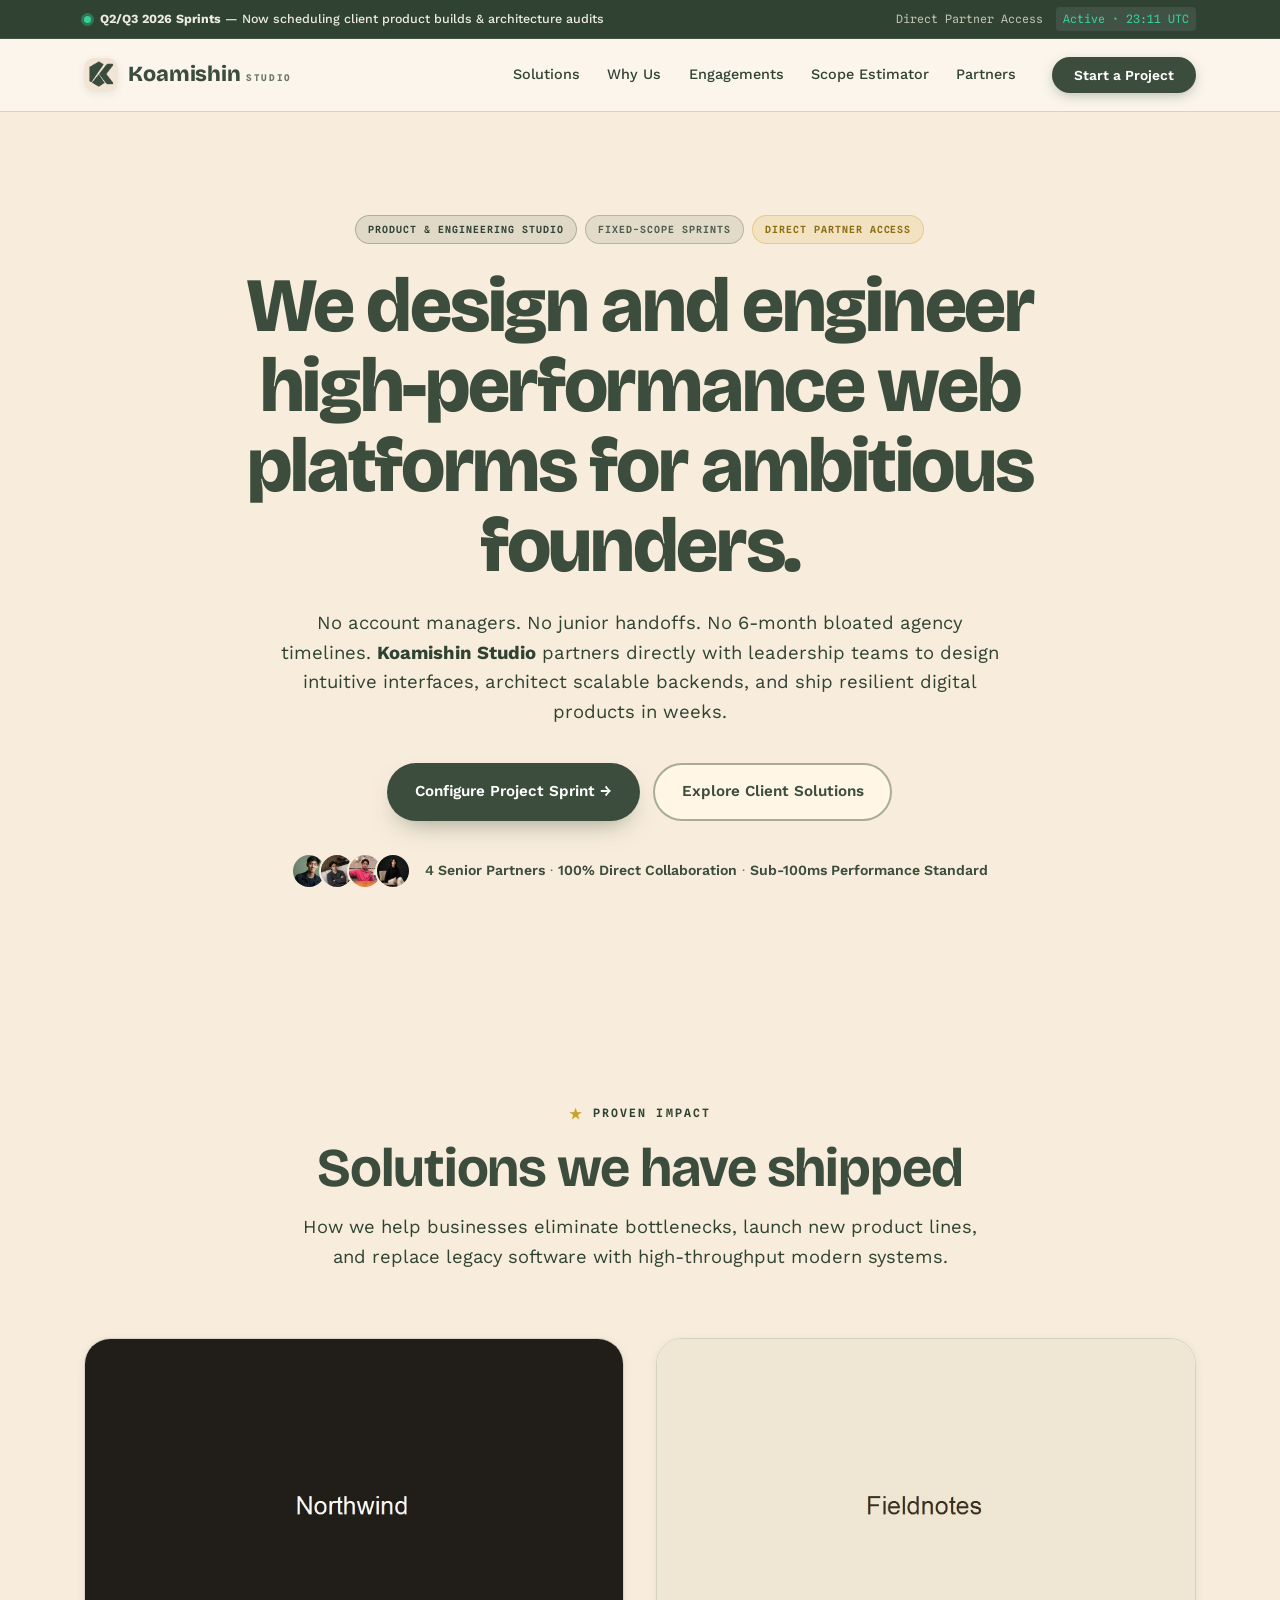
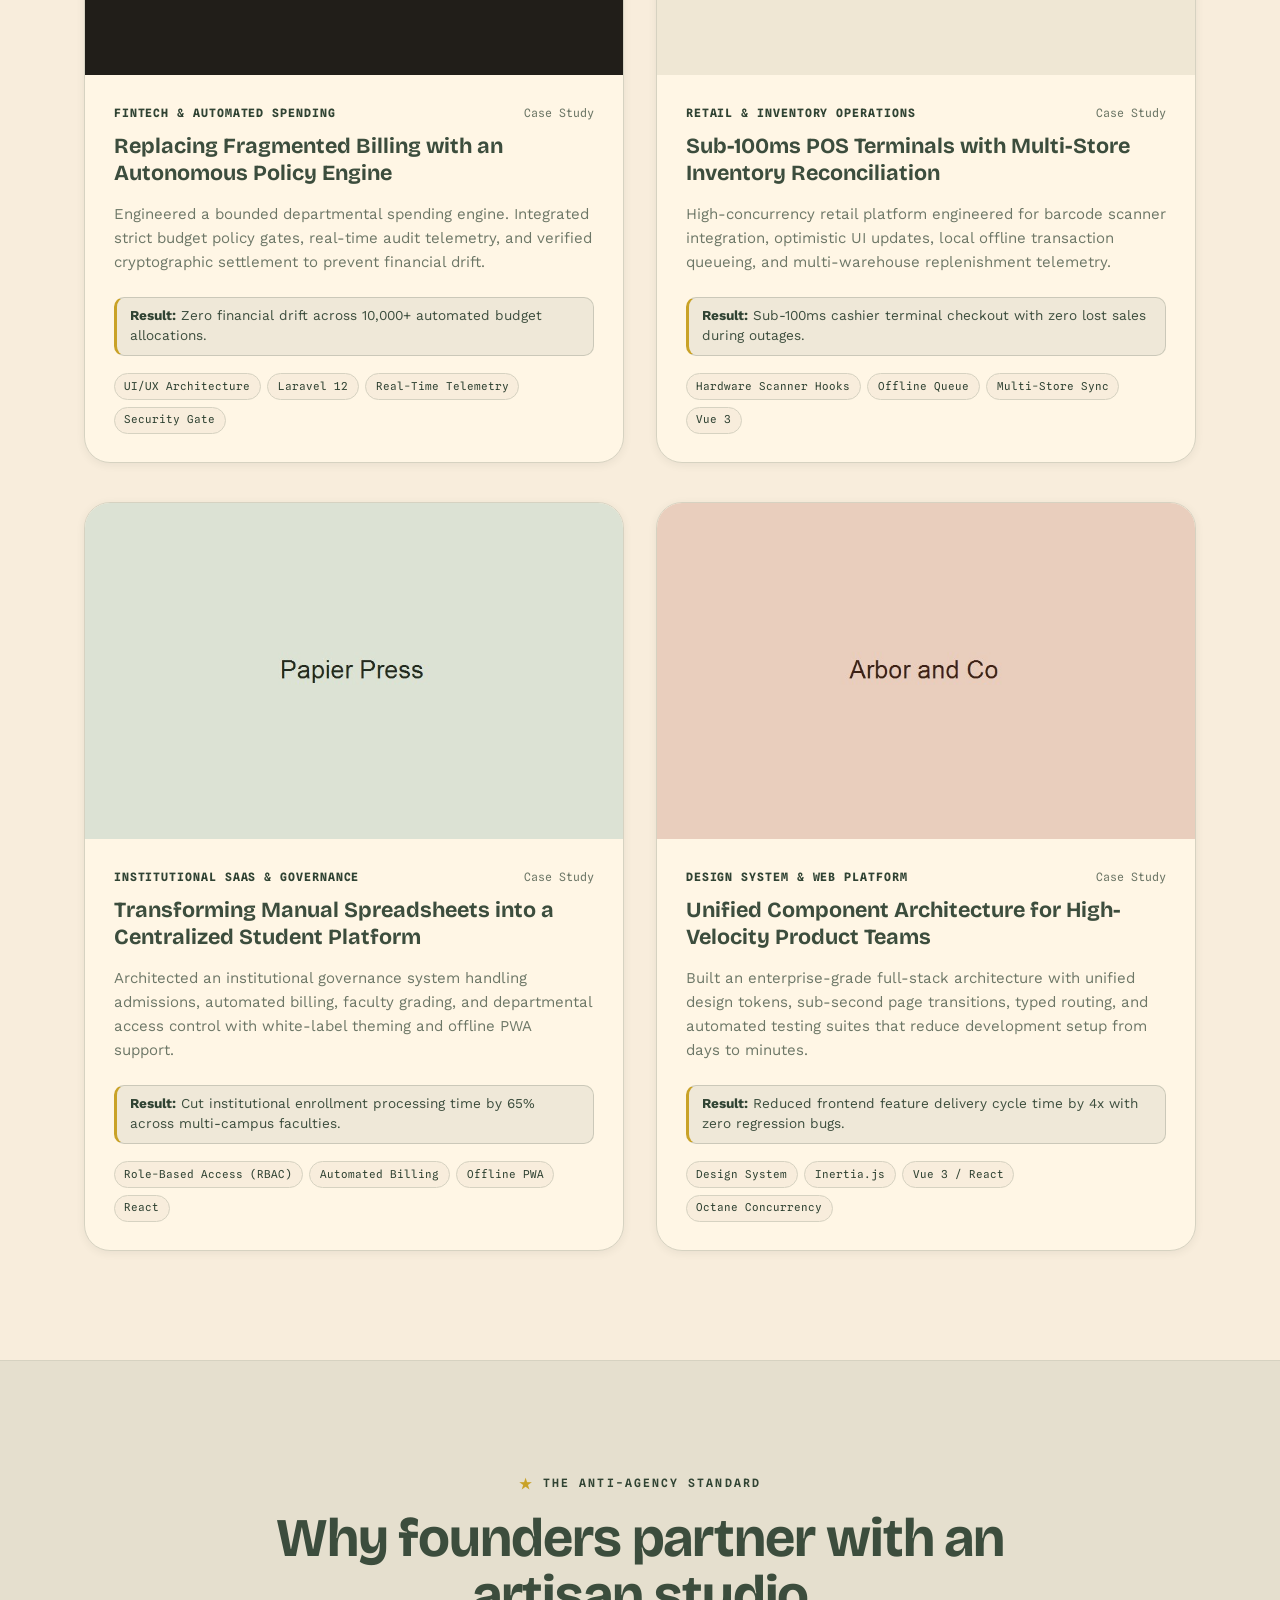
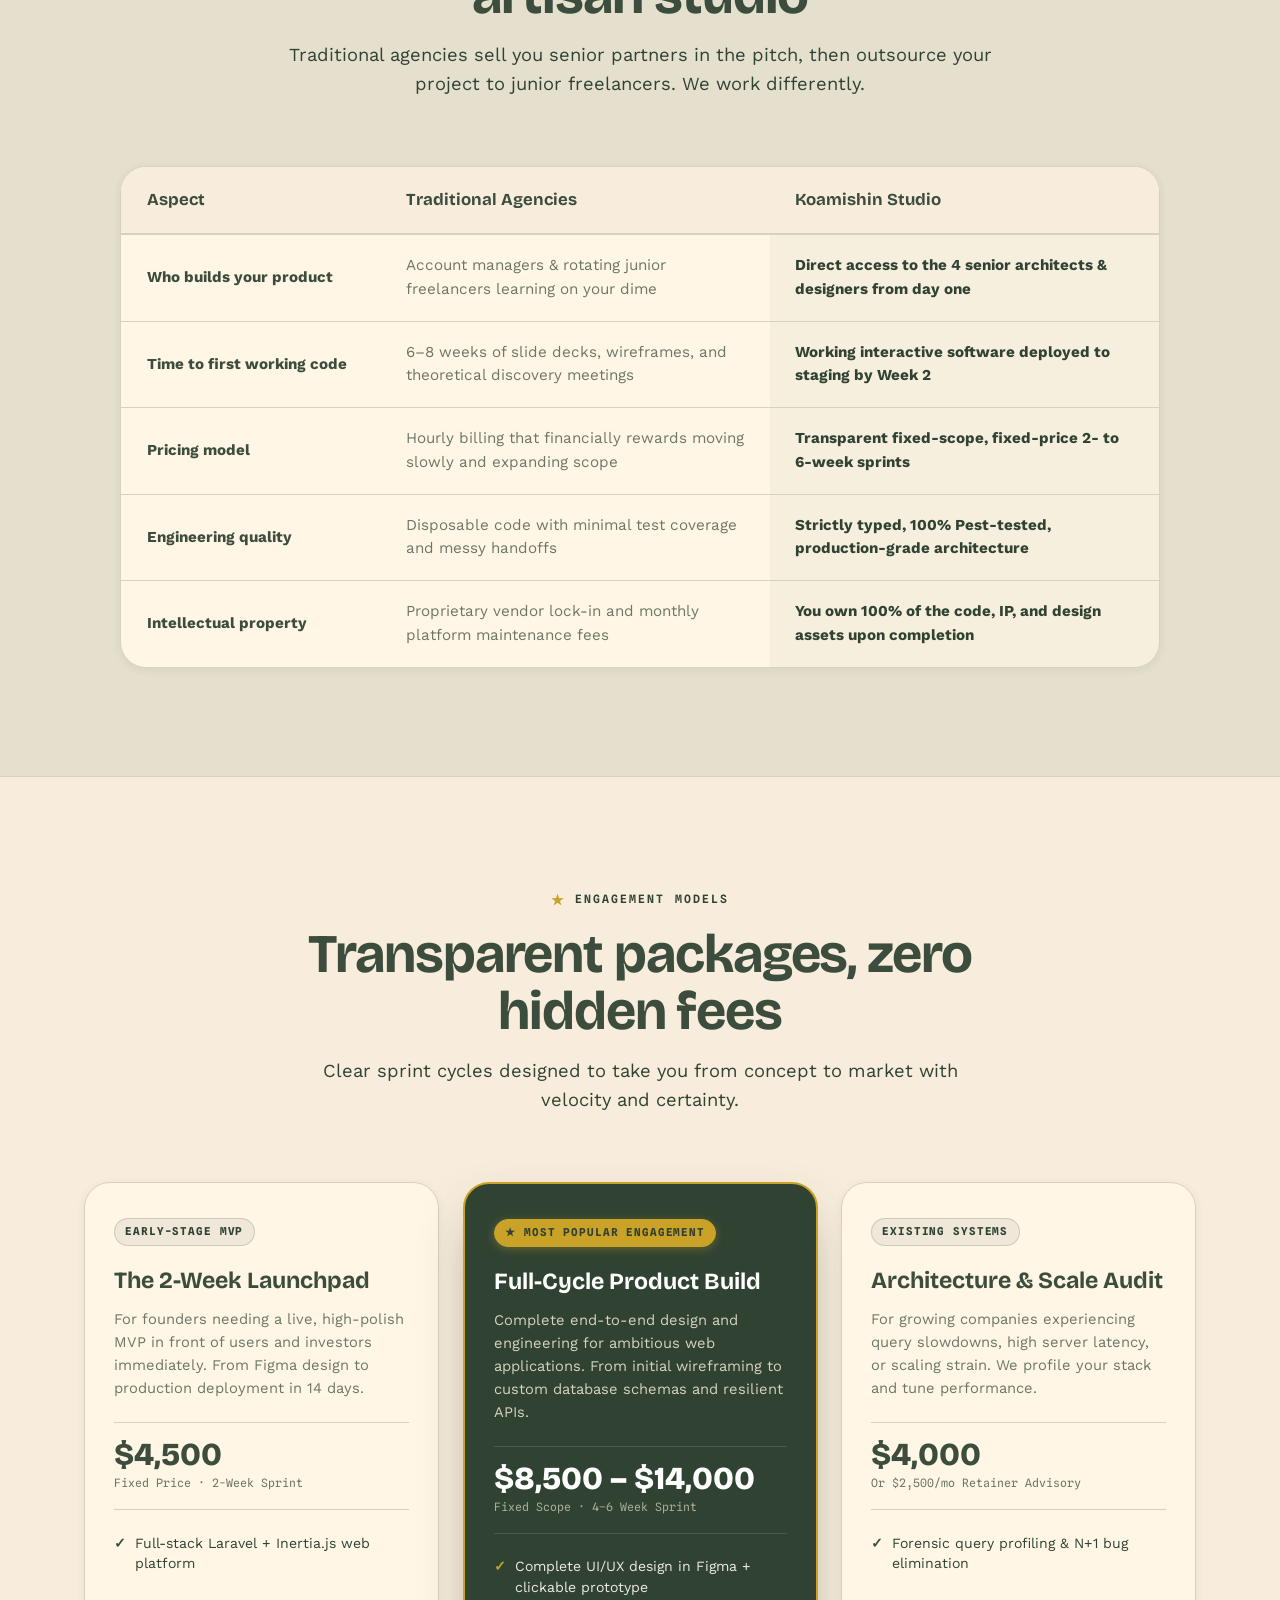
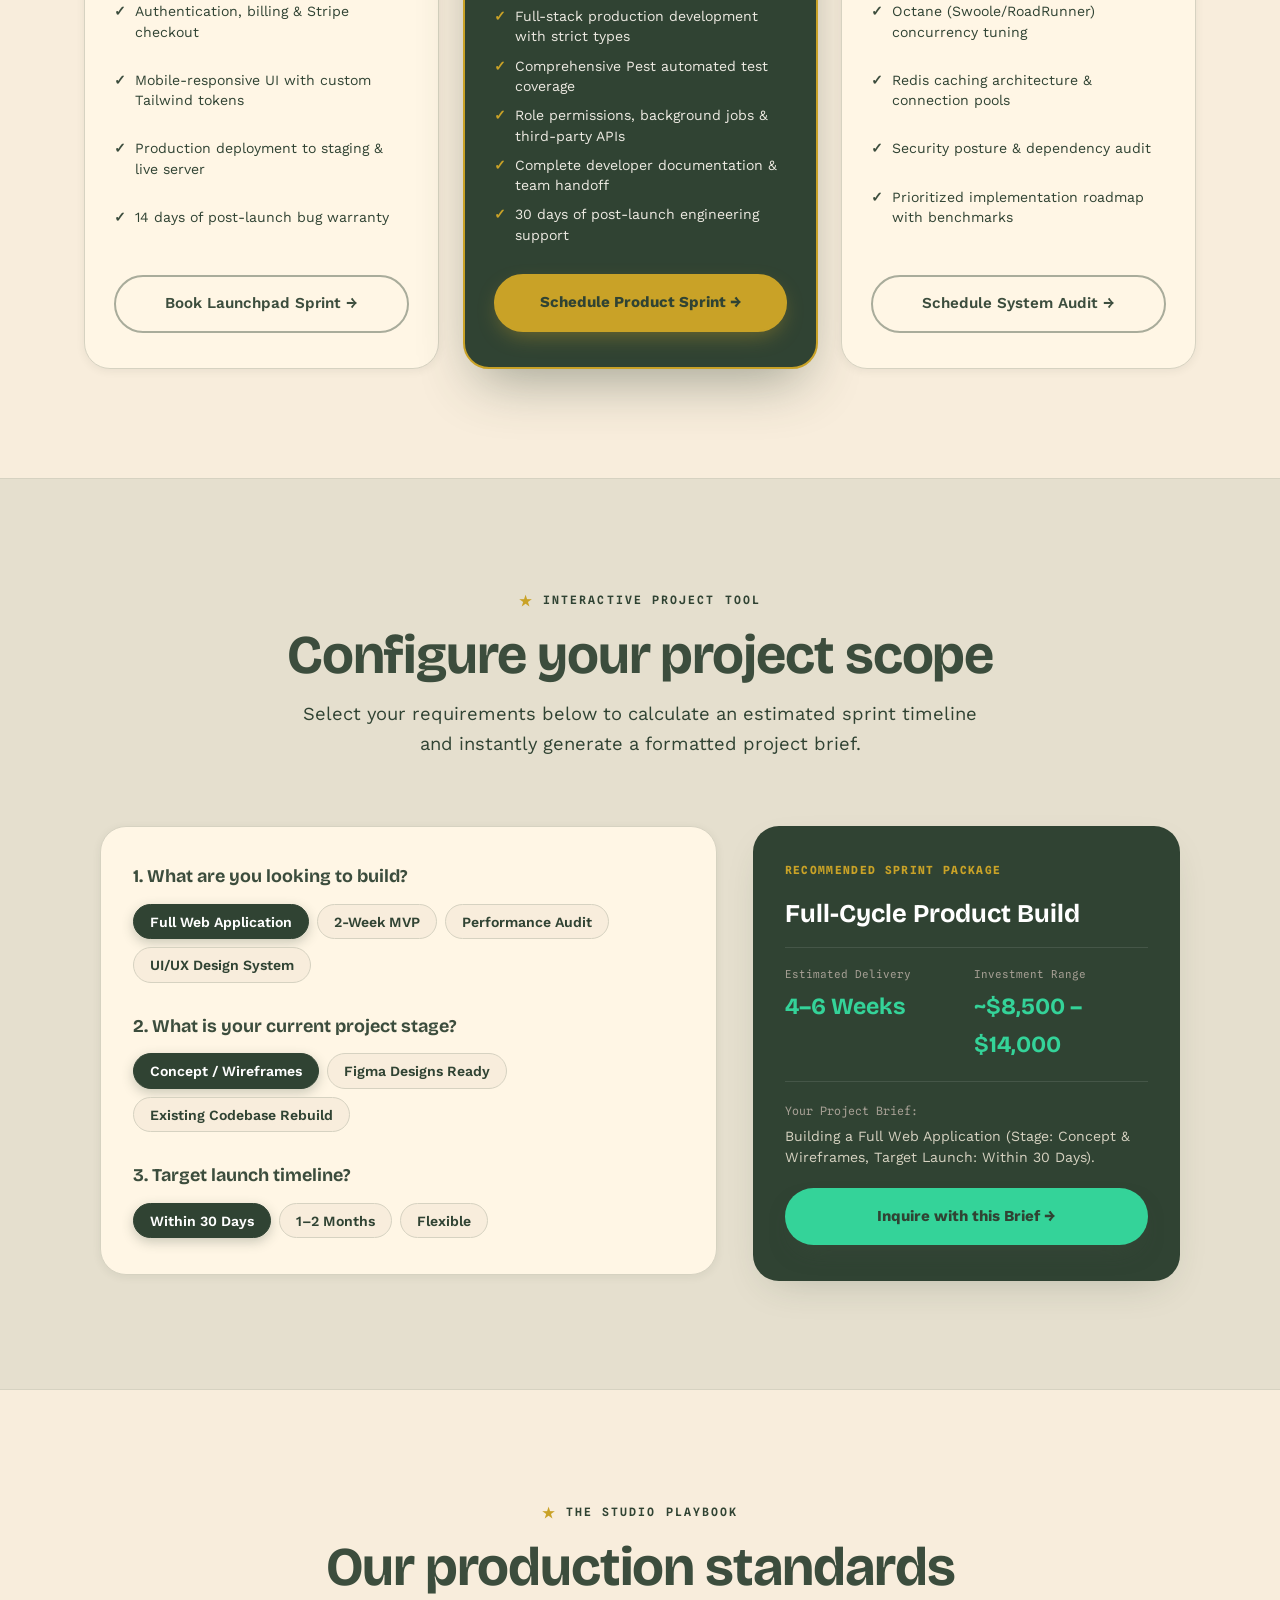
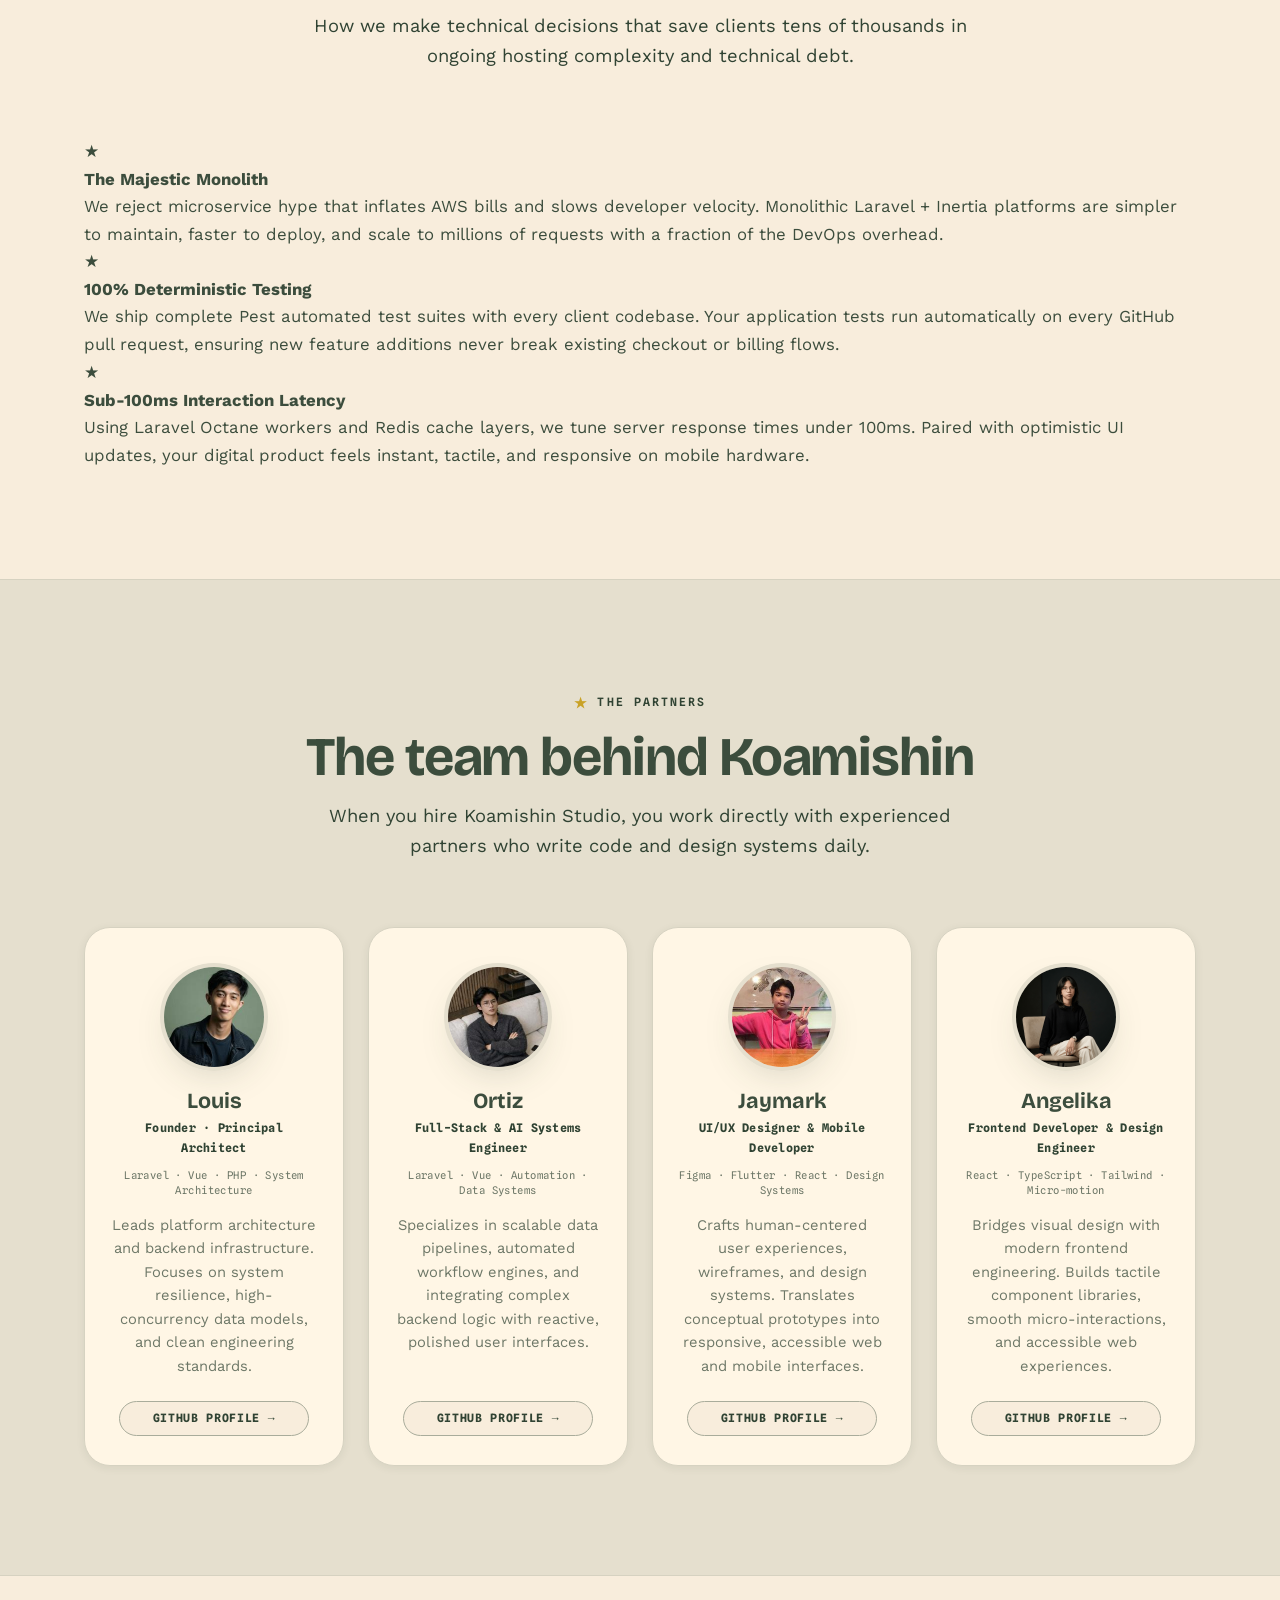
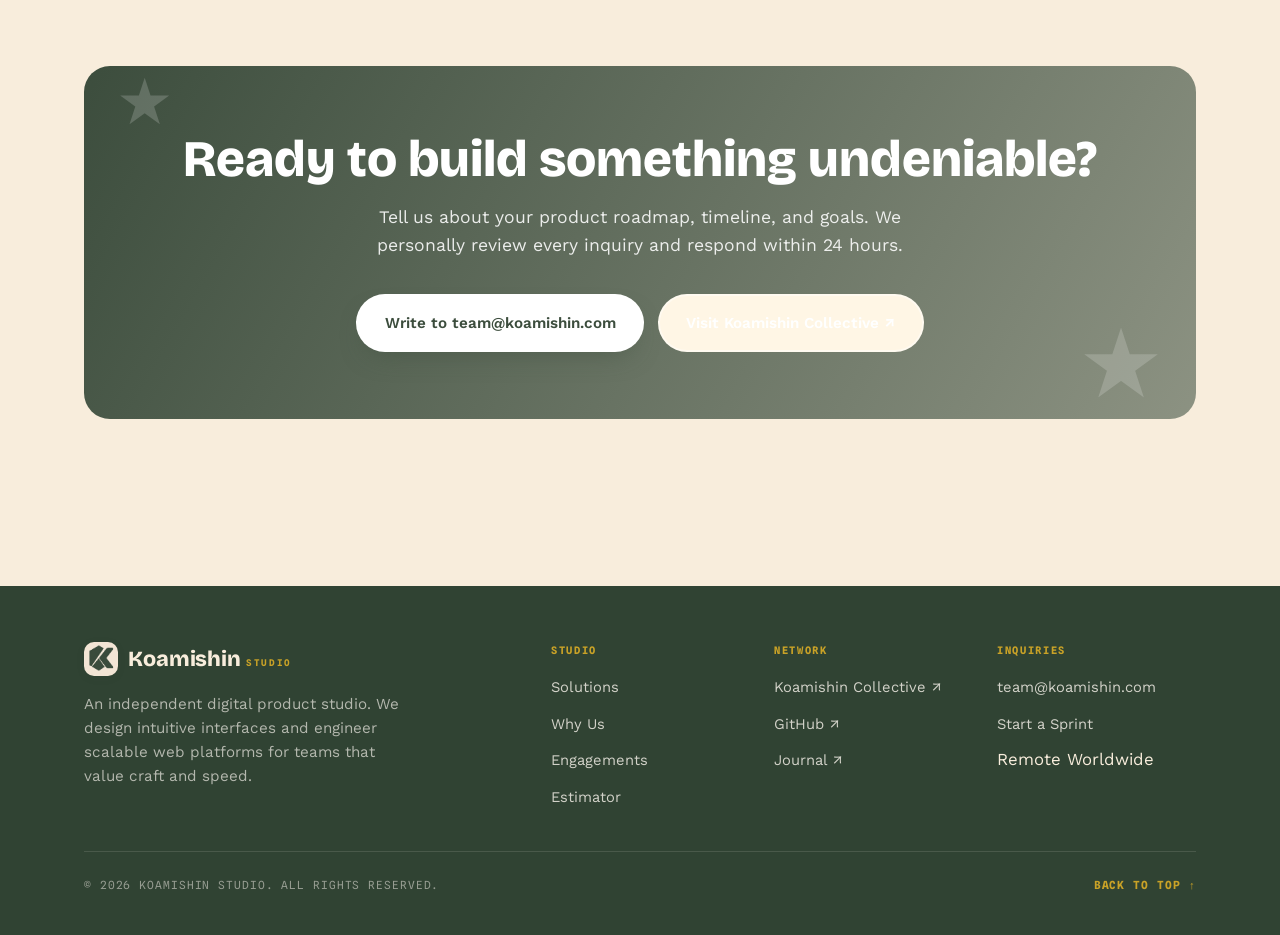
<file: index.html>
<!DOCTYPE html>
<html lang="en">
<head>
  <meta charset="UTF-8" />
  <meta name="viewport" content="width=device-width, initial-scale=1.0, viewport-fit=cover" />
  <meta name="theme-color" content="#3C4D3D" />
  <meta name="description" content="Koamishin Studio — Boutique digital product and engineering studio. We design intuitive interfaces and engineer high-concurrency web systems for ambitious founders and teams." />
  <meta property="og:title" content="Koamishin Studio — Digital Product &amp; Engineering Studio" />
  <meta property="og:description" content="No middlemen. No agency overhead. Direct partnership with senior architects and design engineers to ship production systems in weeks." />
  <meta property="og:image" content="images/koamishin-logo.png" />
  <meta name="twitter:card" content="summary_large_image" />
  <title>Koamishin Studio — Digital Product &amp; Engineering Studio</title>

  <link rel="icon" type="image/png" href="images/koamishin-logo.png" />

  <!-- Fonts: Bricolage Grotesque, Work Sans, Spline Sans Mono -->
  <link rel="preconnect" href="https://fonts.googleapis.com" />
  <link rel="preconnect" href="https://fonts.gstatic.com" crossorigin />
  <link href="https://fonts.googleapis.com/css2?family=Bricolage+Grotesque:opsz,wght@12..96,400..800&family=Spline+Sans+Mono:wght@400;500;600&family=Work+Sans:ital,wght@0,300..700;1,400..600&display=swap" rel="stylesheet" />

  <link rel="stylesheet" href="style.css" />
</head>
<body>
  <a class="skip-link" href="#main">Skip to content</a>

  <!-- Top Announcement Bar -->
  <div class="top-status-bar">
    <div class="wrap status-inner">
      <div class="status-left">
        <span class="live-dot" aria-hidden="true"></span>
        <span class="status-text"><strong>Q2/Q3 2026 Sprints</strong> — Now scheduling client product builds &amp; architecture audits</span>
      </div>
      <div class="status-right">
        <span class="location-badge">Direct Partner Access</span>
        <span class="clock-display" id="studio-clock" aria-label="Studio status">Active</span>
      </div>
    </div>
  </div>

  <!-- Site Header & Navigation -->
  <header class="site-header" id="site-header">
    <div class="wrap nav">
      <a class="brand" href="#top" aria-label="Koamishin Studio — Back to top">
        <img src="images/koamishin-logo.png" alt="Koamishin Logo" class="brand-logo" width="34" height="34" />
        <span class="brand-name">Koamishin<small>Studio</small></span>
      </a>

      <button class="nav-toggle-button" id="nav-toggle" type="button" aria-expanded="false" aria-controls="site-nav" aria-label="Toggle navigation menu">
        <span></span>
        <span></span>
      </button>

      <div class="nav-backdrop" id="nav-backdrop" aria-hidden="true"></div>

      <nav class="site-nav" id="site-nav" aria-label="Primary navigation">
        <ul class="nav-links">
          <li><a class="nav-link" href="#case-studies">Solutions</a></li>
          <li><a class="nav-link" href="#comparison">Why Us</a></li>
          <li><a class="nav-link" href="#packages">Engagements</a></li>
          <li><a class="nav-link" href="#estimator">Scope Estimator</a></li>
          <li><a class="nav-link" href="#team">Partners</a></li>
        </ul>
        <div class="nav-cta">
          <a class="btn btn-primary" href="#contact"><span class="btn-text-full">Start a Project</span><span class="btn-text-short">Contact</span></a>
        </div>
      </nav>
    </div>
  </header>

  <main id="main">
    <!-- Hero Section -->
    <section class="hero" id="top">
      <div class="wrap hero-center">
        <div class="badges reveal">
          <span class="badge coral">Product &amp; Engineering Studio</span>
          <span class="badge teal">Fixed-Scope Sprints</span>
          <span class="badge gold">Direct Partner Access</span>
        </div>

        <h1 class="hero-title reveal">
          We design and engineer high-performance web platforms for <em>ambitious founders</em>.
        </h1>

        <p class="hero-deck reveal">
          No account managers. No junior handoffs. No 6-month bloated agency timelines. <strong>Koamishin Studio</strong> partners directly with leadership teams to design intuitive interfaces, architect scalable backends, and ship resilient digital products in weeks.
        </p>

        <div class="hero-ctas reveal">
          <a class="btn btn-primary" href="#estimator">Configure Project Sprint →</a>
          <a class="btn btn-ghost" href="#case-studies">Explore Client Solutions</a>
        </div>

        <div class="hero-proof reveal">
          <div class="avatars" aria-label="Studio Partners">
            <img src="images/team-Rui-Zen.png" alt="Louis" width="36" height="36" loading="lazy" />
            <img src="images/team-SorenOutis.png" alt="Ortiz" width="36" height="36" loading="lazy" />
            <img src="images/team-Jaymark.png" alt="Jaymark" width="36" height="36" loading="lazy" />
            <img src="images/team-Angelika.png" alt="Angelika" width="36" height="36" loading="lazy" />
          </div>
          <p><b>4 Senior Partners</b> · <b>100% Direct Collaboration</b> · <b>Sub-100ms Performance Standard</b></p>
        </div>
      </div>
    </section>

    <!-- Client Solutions / Case Studies -->
    <section class="section" id="case-studies">
      <div class="wrap">
        <div class="section-head reveal">
          <span class="kicker">Proven Impact</span>
          <h2 class="section-title">Solutions we have <em>shipped</em></h2>
          <p class="lede">How we help businesses eliminate bottlenecks, launch new product lines, and replace legacy software with high-throughput modern systems.</p>
        </div>

        <div class="work-showcase-grid">
          <!-- Solution 1: OpenSinop -->
          <article class="work-card reveal" data-project="opensinop">
            <div class="work-visual">
              <img src="images/northwind-dashboard-product.jpg" alt="Autonomous finance operations platform" width="800" height="540" loading="lazy" />
              <button class="work-inspect-btn" type="button" data-open-project="opensinop">Read Client Story →</button>
            </div>
            <div class="work-content">
              <div class="work-meta">
                <span class="work-sector">Fintech &amp; Automated Spending</span>
                <span class="work-year">Case Study</span>
              </div>
              <h3 class="work-title">
                <button type="button" data-open-project="opensinop">Replacing Fragmented Billing with an Autonomous Policy Engine</button>
              </h3>
              <p class="work-desc">
                Engineered a bounded departmental spending engine. Integrated strict budget policy gates, real-time audit telemetry, and verified cryptographic settlement to prevent financial drift.
              </p>
              <div class="work-impact-badge">
                <strong>Result:</strong> Zero financial drift across 10,000+ automated budget allocations.
              </div>
              <div class="work-tags">
                <span>UI/UX Architecture</span><span>Laravel 12</span><span>Real-Time Telemetry</span><span>Security Gate</span>
              </div>
            </div>
          </article>

          <!-- Solution 2: Modern Multi-Store Retail -->
          <article class="work-card reveal" data-project="konbi">
            <div class="work-visual">
              <img src="images/fieldnotes-editorial-magazine.jpg" alt="Retail inventory management and cashier checkout interface" width="800" height="540" loading="lazy" />
              <button class="work-inspect-btn" type="button" data-open-project="konbi">Read Client Story →</button>
            </div>
            <div class="work-content">
              <div class="work-meta">
                <span class="work-sector">Retail &amp; Inventory Operations</span>
                <span class="work-year">Case Study</span>
              </div>
              <h3 class="work-title">
                <button type="button" data-open-project="konbi">Sub-100ms POS Terminals with Multi-Store Inventory Reconciliation</button>
              </h3>
              <p class="work-desc">
                High-concurrency retail platform engineered for barcode scanner integration, optimistic UI updates, local offline transaction queueing, and multi-warehouse replenishment telemetry.
              </p>
              <div class="work-impact-badge">
                <strong>Result:</strong> Sub-100ms cashier terminal checkout with zero lost sales during outages.
              </div>
              <div class="work-tags">
                <span>Hardware Scanner Hooks</span><span>Offline Queue</span><span>Multi-Store Sync</span><span>Vue 3</span>
              </div>
            </div>
          </article>

          <!-- Solution 3: Academic Governance -->
          <article class="work-card reveal" data-project="koakademy">
            <div class="work-visual">
              <img src="images/papier-press-brand-identity.jpg" alt="Institutional academic governance platform" width="800" height="540" loading="lazy" />
              <button class="work-inspect-btn" type="button" data-open-project="koakademy">Read Client Story →</button>
            </div>
            <div class="work-content">
              <div class="work-meta">
                <span class="work-sector">Institutional SaaS &amp; Governance</span>
                <span class="work-year">Case Study</span>
              </div>
              <h3 class="work-title">
                <button type="button" data-open-project="koakademy">Transforming Manual Spreadsheets into a Centralized Student Platform</button>
              </h3>
              <p class="work-desc">
                Architected an institutional governance system handling admissions, automated billing, faculty grading, and departmental access control with white-label theming and offline PWA support.
              </p>
              <div class="work-impact-badge">
                <strong>Result:</strong> Cut institutional enrollment processing time by 65% across multi-campus faculties.
              </div>
              <div class="work-tags">
                <span>Role-Based Access (RBAC)</span><span>Automated Billing</span><span>Offline PWA</span><span>React</span>
              </div>
            </div>
          </article>

          <!-- Solution 4: KoamiPlatform -->
          <article class="work-card reveal" data-project="starterkit">
            <div class="work-visual">
              <img src="images/arbor-co-ecommerce-website.jpg" alt="Design system and unified web application platform" width="800" height="540" loading="lazy" />
              <button class="work-inspect-btn" type="button" data-open-project="starterkit">Read Client Story →</button>
            </div>
            <div class="work-content">
              <div class="work-meta">
                <span class="work-sector">Design System &amp; Web Platform</span>
                <span class="work-year">Case Study</span>
              </div>
              <h3 class="work-title">
                <button type="button" data-open-project="starterkit">Unified Component Architecture for High-Velocity Product Teams</button>
              </h3>
              <p class="work-desc">
                Built an enterprise-grade full-stack architecture with unified design tokens, sub-second page transitions, typed routing, and automated testing suites that reduce development setup from days to minutes.
              </p>
              <div class="work-impact-badge">
                <strong>Result:</strong> Reduced frontend feature delivery cycle time by 4x with zero regression bugs.
              </div>
              <div class="work-tags">
                <span>Design System</span><span>Inertia.js</span><span>Vue 3 / React</span><span>Octane Concurrency</span>
              </div>
            </div>
          </article>
        </div>
      </div>
    </section>

    <!-- The Anti-Agency Comparison Table -->
    <section class="section section-tinted" id="comparison">
      <div class="wrap">
        <div class="section-head reveal">
          <span class="kicker">The Anti-Agency Standard</span>
          <h2 class="section-title">Why founders partner with an <em>artisan studio</em></h2>
          <p class="lede">Traditional agencies sell you senior partners in the pitch, then outsource your project to junior freelancers. We work differently.</p>
        </div>

        <div class="comparison-table-wrapper reveal">
          <table class="comparison-table">
            <thead>
              <tr>
                <th class="col-criteria">Aspect</th>
                <th class="col-traditional">Traditional Agencies</th>
                <th class="col-studio">Koamishin Studio</th>
              </tr>
            </thead>
            <tbody>
              <tr>
                <td class="cell-criteria"><strong>Who builds your product</strong></td>
                <td class="cell-traditional">Account managers &amp; rotating junior freelancers learning on your dime</td>
                <td class="cell-studio"><strong>Direct access to the 4 senior architects &amp; designers from day one</strong></td>
              </tr>
              <tr>
                <td class="cell-criteria"><strong>Time to first working code</strong></td>
                <td class="cell-traditional">6–8 weeks of slide decks, wireframes, and theoretical discovery meetings</td>
                <td class="cell-studio"><strong>Working interactive software deployed to staging by Week 2</strong></td>
              </tr>
              <tr>
                <td class="cell-criteria"><strong>Pricing model</strong></td>
                <td class="cell-traditional">Hourly billing that financially rewards moving slowly and expanding scope</td>
                <td class="cell-studio"><strong>Transparent fixed-scope, fixed-price 2- to 6-week sprints</strong></td>
              </tr>
              <tr>
                <td class="cell-criteria"><strong>Engineering quality</strong></td>
                <td class="cell-traditional">Disposable code with minimal test coverage and messy handoffs</td>
                <td class="cell-studio"><strong>Strictly typed, 100% Pest-tested, production-grade architecture</strong></td>
              </tr>
              <tr>
                <td class="cell-criteria"><strong>Intellectual property</strong></td>
                <td class="cell-traditional">Proprietary vendor lock-in and monthly platform maintenance fees</td>
                <td class="cell-studio"><strong>You own 100% of the code, IP, and design assets upon completion</strong></td>
              </tr>
            </tbody>
          </table>
        </div>
      </div>
    </section>

    <!-- Engagement Packages (Transparent Pricing & Models) -->
    <section class="section" id="packages">
      <div class="wrap">
        <div class="section-head reveal">
          <span class="kicker">Engagement Models</span>
          <h2 class="section-title">Transparent packages, <em>zero hidden fees</em></h2>
          <p class="lede">Clear sprint cycles designed to take you from concept to market with velocity and certainty.</p>
        </div>

        <div class="packages-grid">
          <!-- Package 1: Launchpad Sprint -->
          <div class="package-card reveal">
            <span class="package-tag">Early-Stage MVP</span>
            <h3 class="package-name">The 2-Week Launchpad</h3>
            <p class="package-desc">For founders needing a live, high-polish MVP in front of users and investors immediately. From Figma design to production deployment in 14 days.</p>
            <div class="package-pricing">
              <span class="price-val">$4,500</span>
              <span class="price-term">Fixed Price · 2-Week Sprint</span>
            </div>
            <ul class="package-features">
              <li>Full-stack Laravel + Inertia.js web platform</li>
              <li>Authentication, billing &amp; Stripe checkout</li>
              <li>Mobile-responsive UI with custom Tailwind tokens</li>
              <li>Production deployment to staging &amp; live server</li>
              <li>14 days of post-launch bug warranty</li>
            </ul>
            <a class="btn btn-ghost" href="#contact">Book Launchpad Sprint →</a>
          </div>

          <!-- Package 2: Full Product Build -->
          <div class="package-card package-featured reveal">
            <span class="package-tag featured-tag">★ Most Popular Engagement</span>
            <h3 class="package-name">Full-Cycle Product Build</h3>
            <p class="package-desc">Complete end-to-end design and engineering for ambitious web applications. From initial wireframing to custom database schemas and resilient APIs.</p>
            <div class="package-pricing">
              <span class="price-val">$8,500 – $14,000</span>
              <span class="price-term">Fixed Scope · 4–6 Week Sprint</span>
            </div>
            <ul class="package-features">
              <li>Complete UI/UX design in Figma + clickable prototype</li>
              <li>Full-stack production development with strict types</li>
              <li>Comprehensive Pest automated test coverage</li>
              <li>Role permissions, background jobs &amp; third-party APIs</li>
              <li>Complete developer documentation &amp; team handoff</li>
              <li>30 days of post-launch engineering support</li>
            </ul>
            <a class="btn btn-primary" href="#contact">Schedule Product Sprint →</a>
          </div>

          <!-- Package 3: Advisory & Audits -->
          <div class="package-card reveal">
            <span class="package-tag">Existing Systems</span>
            <h3 class="package-name">Architecture &amp; Scale Audit</h3>
            <p class="package-desc">For growing companies experiencing query slowdowns, high server latency, or scaling strain. We profile your stack and tune performance.</p>
            <div class="package-pricing">
              <span class="price-val">$4,000</span>
              <span class="price-term">Or $2,500/mo Retainer Advisory</span>
            </div>
            <ul class="package-features">
              <li>Forensic query profiling &amp; N+1 bug elimination</li>
              <li>Octane (Swoole/RoadRunner) concurrency tuning</li>
              <li>Redis caching architecture &amp; connection pools</li>
              <li>Security posture &amp; dependency audit</li>
              <li>Prioritized implementation roadmap with benchmarks</li>
            </ul>
            <a class="btn btn-ghost" href="#contact">Schedule System Audit →</a>
          </div>
        </div>
      </div>
    </section>

    <!-- Interactive Scope & Budget Estimator -->
    <section class="section section-tinted" id="estimator">
      <div class="wrap">
        <div class="section-head reveal">
          <span class="kicker">Interactive Project Tool</span>
          <h2 class="section-title">Configure your <em>project scope</em></h2>
          <p class="lede">Select your requirements below to calculate an estimated sprint timeline and instantly generate a formatted project brief.</p>
        </div>

        <div class="estimator-container reveal">
          <div class="estimator-form">
            <!-- Question 1 -->
            <div class="estimator-group">
              <label class="estimator-label">1. What are you looking to build?</label>
              <div class="estimator-options" id="opt-project-type">
                <button type="button" class="est-btn is-selected" data-val="Full Web Platform" data-weeks="4" data-cost="8500">Full Web Application</button>
                <button type="button" class="est-btn" data-val="MVP Launchpad" data-weeks="2" data-cost="4500">2-Week MVP</button>
                <button type="button" class="est-btn" data-val="Scale &amp; Speed Audit" data-weeks="2" data-cost="4000">Performance Audit</button>
                <button type="button" class="est-btn" data-val="Design System" data-weeks="3" data-cost="5000">UI/UX Design System</button>
              </div>
            </div>

            <!-- Question 2 -->
            <div class="estimator-group">
              <label class="estimator-label">2. What is your current project stage?</label>
              <div class="estimator-options" id="opt-stage">
                <button type="button" class="est-btn is-selected" data-val="Concept &amp; Wireframes">Concept / Wireframes</button>
                <button type="button" class="est-btn" data-val="Figma Ready for Build">Figma Designs Ready</button>
                <button type="button" class="est-btn" data-val="Existing App Needing Rebuild">Existing Codebase Rebuild</button>
              </div>
            </div>

            <!-- Question 3 -->
            <div class="estimator-group">
              <label class="estimator-label">3. Target launch timeline?</label>
              <div class="estimator-options" id="opt-timeline">
                <button type="button" class="est-btn is-selected" data-val="Within 30 Days">Within 30 Days</button>
                <button type="button" class="est-btn" data-val="1 to 2 Months">1–2 Months</button>
                <button type="button" class="est-btn" data-val="Flexible">Flexible</button>
              </div>
            </div>
          </div>

          <!-- Estimator Output Box -->
          <div class="estimator-summary">
            <span class="est-summary-kicker">Recommended Sprint Package</span>
            <h4 class="est-package-title" id="est-display-package">Full-Cycle Product Build</h4>

            <div class="est-metrics">
              <div class="est-metric">
                <span class="est-metric-label">Estimated Delivery</span>
                <strong class="est-metric-val" id="est-display-time">4–5 Weeks</strong>
              </div>
              <div class="est-metric">
                <span class="est-metric-label">Investment Range</span>
                <strong class="est-metric-val" id="est-display-price">~$8,500</strong>
              </div>
            </div>

            <div class="est-summary-breakdown">
              <span class="est-breakdown-title">Your Project Brief:</span>
              <p id="est-brief-text">Building a Full Web Application from Concept / Wireframes with launch target Within 30 Days.</p>
            </div>

            <a class="btn btn-primary" id="est-cta-btn" href="mailto:team@koamishin.com">
              Inquire with this Brief →
            </a>
          </div>
        </div>
      </div>
    </section>

    <!-- The Production Playbook / Studio Standards -->
    <section class="section" id="standards">
      <div class="wrap">
        <div class="section-head reveal">
          <span class="kicker">The Studio Playbook</span>
          <h2 class="section-title">Our <em>production standards</em></h2>
          <p class="lede">How we make technical decisions that save clients tens of thousands in ongoing hosting complexity and technical debt.</p>
        </div>

        <div class="principles-grid">
          <div class="principle-box reveal">
            <span class="principle-star">★</span>
            <h4>The Majestic Monolith</h4>
            <p>We reject microservice hype that inflates AWS bills and slows developer velocity. Monolithic Laravel + Inertia platforms are simpler to maintain, faster to deploy, and scale to millions of requests with a fraction of the DevOps overhead.</p>
          </div>
          <div class="principle-box reveal">
            <span class="principle-star">★</span>
            <h4>100% Deterministic Testing</h4>
            <p>We ship complete Pest automated test suites with every client codebase. Your application tests run automatically on every GitHub pull request, ensuring new feature additions never break existing checkout or billing flows.</p>
          </div>
          <div class="principle-box reveal">
            <span class="principle-star">★</span>
            <h4>Sub-100ms Interaction Latency</h4>
            <p>Using Laravel Octane workers and Redis cache layers, we tune server response times under 100ms. Paired with optimistic UI updates, your digital product feels instant, tactile, and responsive on mobile hardware.</p>
          </div>
        </div>
      </div>
    </section>

    <!-- The Partners (Team) -->
    <section class="section section-tinted" id="team">
      <div class="wrap">
        <div class="section-head reveal">
          <span class="kicker">The Partners</span>
          <h2 class="section-title">The team behind Koamishin</em></h2>
          <p class="lede">When you hire Koamishin Studio, you work directly with experienced partners who write code and design systems daily.</p>
        </div>

        <div class="team-grid">
          <!-- Louis -->
          <article class="team-card reveal">
            <div class="team-photo">
              <img src="images/team-Rui-Zen.png" alt="Louis" width="108" height="108" loading="lazy" />
            </div>
            <div class="team-info">
              <h3>Louis</h3>
              <div class="team-handles">
                <span class="team-handle">Founder · Principal Architect</span>
              </div>
              <span class="team-stack">Laravel · Vue · PHP · System Architecture</span>
              <p>Leads platform architecture and backend infrastructure. Focuses on system resilience, high-concurrency data models, and clean engineering standards.</p>
              <div class="team-meta">
                <a class="repo-link" href="https://github.com/Rui-Zen" target="_blank" rel="noopener noreferrer">GitHub Profile →</a>
              </div>
            </div>
          </article>

          <!-- Ortiz -->
          <article class="team-card reveal">
            <div class="team-photo">
              <img src="images/team-SorenOutis.png" alt="Ortiz" width="108" height="108" loading="lazy" />
            </div>
            <div class="team-info">
              <h3>Ortiz</h3>
              <div class="team-handles">
                <span class="team-handle">Full-Stack &amp; AI Systems Engineer</span>
              </div>
              <span class="team-stack">Laravel · Vue · Automation · Data Systems</span>
              <p>Specializes in scalable data pipelines, automated workflow engines, and integrating complex backend logic with reactive, polished user interfaces.</p>
              <div class="team-meta">
                <a class="repo-link" href="https://github.com/SorenOutis" target="_blank" rel="noopener noreferrer">GitHub Profile →</a>
              </div>
            </div>
          </article>

          <!-- Jaymark -->
          <article class="team-card reveal">
            <div class="team-photo">
              <img src="images/team-Jaymark.png" alt="Jaymark" width="108" height="108" loading="lazy" />
            </div>
            <div class="team-info">
              <h3>Jaymark</h3>
              <div class="team-handles">
                <span class="team-handle">UI/UX Designer &amp; Mobile Developer</span>
              </div>
              <span class="team-stack">Figma · Flutter · React · Design Systems</span>
              <p>Crafts human-centered user experiences, wireframes, and design systems. Translates conceptual prototypes into responsive, accessible web and mobile interfaces.</p>
              <div class="team-meta">
                <a class="repo-link" href="https://github.com/jayreid017" target="_blank" rel="noopener noreferrer">GitHub Profile →</a>
              </div>
            </div>
          </article>

          <!-- Angelika -->
          <article class="team-card reveal">
            <div class="team-photo">
              <img src="images/team-Angelika.png" alt="Angelika" width="108" height="108" loading="lazy" />
            </div>
            <div class="team-info">
              <h3>Angelika</h3>
              <div class="team-handles">
                <span class="team-handle">Frontend Developer &amp; Design Engineer</span>
              </div>
              <span class="team-stack">React · TypeScript · Tailwind · Micro-motion</span>
              <p>Bridges visual design with modern frontend engineering. Builds tactile component libraries, smooth micro-interactions, and accessible web experiences.</p>
              <div class="team-meta">
                <a class="repo-link" href="https://github.com/elyashzyl" target="_blank" rel="noopener noreferrer">GitHub Profile →</a>
              </div>
            </div>
          </article>
        </div>
      </div>
    </section>

    <!-- Contact & Project Inquiry -->
    <section class="section section-contact" id="contact">
      <div class="wrap">
      <div class="cta-band reveal">
        <h2>Ready to build something undeniable?</h2>
        <p>Tell us about your product roadmap, timeline, and goals. We personally review every inquiry and respond within 24 hours.</p>
        <div class="hero-ctas">
          <a class="btn btn-primary" href="mailto:team@koamishin.com?subject=Studio%20Sprint%20Inquiry%20%E2%80%94%20Koamishin%20Studio" style="background:#fff; color:var(--ink)">
            Write to team@koamishin.com
          </a>
          <a class="btn btn-ghost" href="https://koamishin.com" target="_blank" rel="noopener noreferrer" style="color:#fff; border-color:rgba(255,255,255,0.4)">
            Visit Koamishin Collective ↗
          </a>
        </div>
      </div>
    </section>
  </main>

  <!-- Interactive Case Study Drawer -->
  <aside class="case-drawer" id="case-drawer" aria-hidden="true" role="dialog" aria-modal="true" aria-labelledby="drawer-title">
    <div class="drawer-backdrop" id="drawer-backdrop"></div>
    <div class="drawer-panel" id="drawer-panel">
      <button class="drawer-close-btn" id="drawer-close-btn" type="button" aria-label="Close case study drawer">
        <span>Close</span>
        <svg width="18" height="18" viewBox="0 0 24 24" fill="none" stroke="currentColor" stroke-width="2" stroke-linecap="round" stroke-linejoin="round" aria-hidden="true"><line x1="18" y1="6" x2="6" y2="18"></line><line x1="6" y1="6" x2="18" y2="18"></line></svg>
      </button>

      <div class="drawer-content" id="drawer-content">
        <!-- Injected dynamically via script.js -->
      </div>
    </div>
  </aside>

  <!-- Site Footer -->
  <footer class="site-footer">
    <div class="wrap">
      <div class="footer-top">
        <div class="footer-brand">
          <a class="brand" href="#top">
            <img src="images/koamishin-logo.png" alt="Koamishin Logo" class="brand-logo" width="34" height="34" />
            <span class="brand-name" style="color:var(--cream)">Koamishin<small style="color:var(--gold)">Studio</small></span>
          </a>
          <p>An independent digital product studio. We design intuitive interfaces and engineer scalable web platforms for teams that value craft and speed.</p>
        </div>

        <div class="footer-cols">
          <div class="footer-col">
            <h6>Studio</h6>
            <ul>
              <li><a href="#case-studies">Solutions</a></li>
              <li><a href="#comparison">Why Us</a></li>
              <li><a href="#packages">Engagements</a></li>
              <li><a href="#estimator">Estimator</a></li>
            </ul>
          </div>

          <div class="footer-col">
            <h6>Network</h6>
            <ul>
              <li><a href="https://koamishin.com" target="_blank" rel="noopener noreferrer">Koamishin Collective ↗</a></li>
              <li><a href="https://github.com/koamishin" target="_blank" rel="noopener noreferrer">GitHub ↗</a></li>
              <li><a href="https://koamishin.com/blog/" target="_blank" rel="noopener noreferrer">Journal ↗</a></li>
            </ul>
          </div>

          <div class="footer-col">
            <h6>Inquiries</h6>
            <ul>
              <li><a href="mailto:team@koamishin.com">team@koamishin.com</a></li>
              <li><a href="#contact">Start a Sprint</a></li>
              <li><span>Remote Worldwide</span></li>
            </ul>
          </div>
        </div>
      </div>

      <div class="footer-base">
        <span>© 2026 Koamishin Studio. All rights reserved.</span>
        <a class="back-to-top" href="#top">Back to top ↑</a>
      </div>
    </div>
  </footer>

  <script src="script.js" defer></script>
</body>
</html>
</file>
<file: style.css>
/* ==========================================================
   KOAMISHIN STUDIO — OFFICIAL STYLESHEET
   Authentic design system of koamishin.com tailored for Studio.
   Stack: Bricolage Grotesque • Spline Sans Mono • Work Sans
   Palette: Forest Moss (#3c4d3d) • Warm Cream (#f8eddc) • Gold (#c9a227)
   Polish: Emil Kowalski & Apple Design Interaction Engineering
   ========================================================== */

@import "https://fonts.googleapis.com/css2?family=Bricolage+Grotesque:opsz,wght@12..96,400..800&family=Spline+Sans+Mono:wght@400;500;600&family=Work+Sans:ital,wght@0,300..700;1,400..600&display=swap";

:root {
  /* Official Koamishin Palette */
  --brand-1: #f8eddc;
  --brand-2: #3c4d3d;
  --brand-3: #fff6e5;
  --brand-4: #304333;
  --brand-5: #4f5e4e;
  --brand-6: #6d7767;
  --brand-7: #c3c2b1;
  --brand-8: #a9ac9b;
  --brand-9: #8c9282;
  --brand-10: #d6d2c1;
  --brand-11: #e5dfce;

  --cream: var(--brand-1);
  --cream-2: var(--brand-11);
  --card: var(--brand-3);
  --ink: var(--brand-2);
  --ink-soft: var(--brand-4);
  --muted: var(--brand-6);
  --coral: var(--brand-2);
  --coral-dk: var(--brand-4);
  --teal: var(--brand-5);
  --gold: #c9a227;
  --berry: var(--brand-9);
  --night: var(--brand-4);
  --night-2: var(--brand-2);
  --line: var(--brand-10);
  --line-strong: var(--brand-8);

  /* Typography */
  --display: "Bricolage Grotesque", "Trebuchet MS", sans-serif;
  --body: "Work Sans", "Helvetica Neue", Arial, sans-serif;
  --mono: "Spline Sans Mono", ui-monospace, Consolas, monospace;

  /* Dimensions & Layout */
  --radius: 18px;
  --radius-lg: 26px;
  --radius-sm: 10px;
  --radius-pill: 999px;
  --measure: 64ch;
  --gutter: clamp(1.25rem, 5vw, 4.5rem);
  --hair: 1px solid var(--line);
  --shadow-sm: 0 2px 8px rgba(48, 67, 51, 0.08);
  --shadow-md: 0 14px 40px -18px rgba(48, 67, 51, 0.28);

  /* Micro-motion Tokens */
  --ease-out: cubic-bezier(0.23, 1, 0.32, 1);
  --ease-in-out: cubic-bezier(0.77, 0, 0.175, 1);
  --ease-drawer: cubic-bezier(0.32, 0.72, 0, 1);
  --duration-press: 140ms;
  --duration-hover: 180ms;
}

*,
*::before,
*::after {
  box-sizing: border-box;
  margin: 0;
  padding: 0;
}

html {
  scroll-behavior: smooth;
  font-size: 16px;
  overflow-x: hidden;
}

body {
  background: var(--cream);
  color: var(--ink);
  font-family: var(--body);
  -webkit-font-smoothing: antialiased;
  -moz-osx-font-smoothing: grayscale;
  text-rendering: optimizeLegibility;
  font-size: 1.05rem;
  font-weight: 400;
  line-height: 1.65;
  overflow-x: hidden;
}

body.nav-open {
  overflow: hidden;
}

img {
  max-width: 100%;
  display: block;
}

a {
  color: inherit;
  text-decoration: none;
  touch-action: manipulation;
}

button {
  font-family: inherit;
  cursor: pointer;
  border: none;
  background: none;
  touch-action: manipulation;
}

::selection {
  background: var(--coral);
  color: #fff;
}

.wrap {
  max-width: 1240px;
  padding: 0 var(--gutter);
  margin: 0 auto;
}

.center {
  text-align: center;
}

/* Accessibility Skip Link */
.skip-link {
  position: absolute;
  left: 1.5rem;
  top: -4rem;
  background: var(--night);
  color: #fff;
  padding: 0.65rem 1.2rem;
  border-radius: var(--radius-pill);
  font-size: 0.88rem;
  font-weight: 600;
  z-index: 1000;
  transition: top 180ms var(--ease-out);
}

.skip-link:focus {
  top: 1.5rem;
}

a:focus-visible,
button:focus-visible {
  outline: 2.5px solid var(--gold);
  outline-offset: 3px;
  border-radius: 4px;
}

/* Typography Helpers */
.display {
  font-family: var(--display);
  letter-spacing: -0.02em;
}

.kicker {
  font-family: var(--mono);
  letter-spacing: 0.18em;
  text-transform: uppercase;
  color: var(--coral-dk);
  align-items: center;
  gap: 0.55rem;
  font-size: 0.72rem;
  font-weight: 600;
  display: inline-flex;
}

.kicker::before {
  content: "★";
  color: var(--gold);
  font-size: 0.9rem;
}

.section-title {
  font-family: var(--display);
  letter-spacing: -0.02em;
  color: var(--ink);
  font-size: clamp(2rem, 5vw, 3.4rem);
  font-weight: 700;
  line-height: 1.05;
}

.section-title em {
  color: var(--coral);
  font-style: normal;
}

.lede {
  color: var(--ink-soft);
  max-width: var(--measure);
  font-size: 1.15rem;
  line-height: 1.6;
}

.center .lede {
  margin-left: auto;
  margin-right: auto;
}

.micro {
  font-family: var(--mono);
  letter-spacing: 0.12em;
  text-transform: uppercase;
  color: var(--muted);
  font-size: 0.66rem;
}

/* ==========================================================
   SECTION ARCHITECTURE & VERTICAL RHYTHM
   ========================================================== */

.section {
  padding: clamp(5rem, 8.5vw, 7.5rem) 0;
  position: relative;
}

.section-tinted {
  background: var(--cream-2);
  border-top: var(--hair);
  border-bottom: var(--hair);
}

.section-contact {
  padding: clamp(4rem, 7vw, 6.5rem) 0 clamp(4.5rem, 8vw, 7.5rem);
}

.section-head {
  text-align: center;
  max-width: 780px;
  margin: 0 auto clamp(2.8rem, 5.5vw, 4.2rem);
}

.section-head .kicker {
  justify-content: center;
  margin-bottom: 0.9rem;
}

.section-head .section-title {
  margin-bottom: 0.95rem;
}

.section-head .lede {
  margin-top: 0.8rem;
  margin-left: auto;
  margin-right: auto;
}

/* ==========================================================
   BUTTONS & BADGES
   ========================================================== */

.btn {
  font-family: var(--body);
  border-radius: var(--radius-pill);
  cursor: pointer;
  border: 2px solid transparent;
  justify-content: center;
  align-items: center;
  gap: 0.55rem;
  padding: 0.9rem 1.65rem;
  font-size: 0.95rem;
  font-weight: 600;
  transition: transform var(--duration-press) var(--ease-out), background 160ms ease, box-shadow 160ms ease, border-color 160ms ease;
  display: inline-flex;
  user-select: none;
  -webkit-tap-highlight-color: transparent;
}

.btn:active {
  transform: scale(0.97) !important;
}

.btn-primary {
  background: var(--coral);
  color: #fff;
  box-shadow: 0 12px 26px -12px rgba(60, 77, 61, 0.55);
}

@media (hover: hover) and (pointer: fine) {
  .btn-primary:hover {
    background: var(--coral-dk);
    transform: translateY(-2px);
    box-shadow: 0 16px 32px -10px rgba(60, 77, 61, 0.65);
  }
}

.btn-ghost {
  background: var(--card);
  color: var(--ink);
  border-color: var(--line-strong);
}

@media (hover: hover) and (pointer: fine) {
  .btn-ghost:hover {
    border-color: var(--ink);
    background: #fff;
    transform: translateY(-2px);
  }
}

.badge {
  font-family: var(--mono);
  letter-spacing: 0.1em;
  text-transform: uppercase;
  border-radius: var(--radius-pill);
  background: var(--cream-2);
  color: var(--ink-soft);
  border: 1px solid var(--line);
  align-items: center;
  gap: 0.4rem;
  padding: 0.32rem 0.75rem;
  font-size: 0.62rem;
  font-weight: 600;
  display: inline-flex;
}

.badge.coral {
  color: var(--coral-dk);
  background: rgba(60, 77, 61, 0.12);
  border-color: rgba(60, 77, 61, 0.3);
}

.badge.teal {
  color: var(--brand-5);
  background: rgba(79, 94, 78, 0.12);
  border-color: rgba(79, 94, 78, 0.3);
}

.badge.gold {
  color: #8a6d10;
  background: rgba(201, 162, 39, 0.14);
  border-color: rgba(201, 162, 39, 0.35);
}

/* ==========================================================
   TOP STATUS TICKER
   ========================================================== */

.top-status-bar {
  background: var(--night);
  color: #e5dfce;
  font-size: 0.78rem;
  padding: max(0.45rem, env(safe-area-inset-top)) 0 0.45rem;
  border-bottom: 1px solid rgba(255, 255, 255, 0.08);
}

.status-inner {
  display: flex;
  justify-content: space-between;
  align-items: center;
  gap: 1rem;
}

.status-left {
  display: flex;
  align-items: center;
  gap: 0.55rem;
}

.live-dot {
  position: relative;
  width: 7px;
  height: 7px;
  border-radius: 50%;
  background: #34d399;
  display: inline-block;
  flex-shrink: 0;
}

.live-dot::after {
  content: "";
  position: absolute;
  inset: -3px;
  border-radius: 50%;
  background: rgba(52, 211, 153, 0.35);
  animation: pulse-ring 2.6s cubic-bezier(0.25, 1, 0.5, 1) infinite;
}

@keyframes pulse-ring {
  0% { transform: scale(0.8); opacity: 0.9; }
  60% { transform: scale(1.6); opacity: 0; }
  100% { transform: scale(0.8); opacity: 0; }
}

.status-text {
  font-weight: 500;
  color: #edeae2;
}

.status-right {
  display: flex;
  align-items: center;
  gap: 0.8rem;
  font-family: var(--mono);
  font-size: 0.72rem;
  color: #c3c2b1;
}

.clock-display {
  color: #34d399;
  background: rgba(255, 255, 255, 0.08);
  padding: 0.15rem 0.45rem;
  border-radius: 4px;
}

/* ==========================================================
   SITE HEADER & NAVIGATION
   ========================================================== */

.site-header {
  z-index: 200;
  background: rgba(251, 246, 239, 0.88);
  backdrop-filter: blur(14px) saturate(160%);
  -webkit-backdrop-filter: blur(14px) saturate(160%);
  border-bottom: var(--hair);
  position: sticky;
  top: 0;
}

.nav {
  display: flex;
  justify-content: space-between;
  align-items: center;
  gap: 1rem;
  height: 72px;
}

.brand {
  font-family: var(--display);
  letter-spacing: -0.01em;
  white-space: nowrap;
  flex-shrink: 0;
  align-items: center;
  gap: 0.65rem;
  font-size: 1.35rem;
  font-weight: 800;
  display: flex;
}

.brand-logo {
  width: 34px;
  height: 34px;
  border-radius: 10px;
  box-shadow: var(--shadow-sm);
  display: block;
}

.brand-name {
  display: inline-flex;
  align-items: baseline;
  gap: 0.35rem;
  color: var(--ink);
}

.brand-name small {
  font-family: var(--mono);
  letter-spacing: 0.18em;
  text-transform: uppercase;
  color: var(--muted);
  font-size: 0.58rem;
  font-weight: 700;
}

.site-nav {
  display: flex;
  align-items: center;
  gap: 1.5rem;
}

.nav-links {
  display: flex;
  align-items: center;
  gap: 0.2rem;
  list-style: none;
}

.nav-links li a {
  color: var(--ink-soft);
  font-size: 0.9rem;
  font-weight: 500;
  font-family: var(--body);
  white-space: nowrap;
  border-radius: 10px;
  padding: 0.45rem 0.75rem;
  transition: all 160ms ease;
  display: inline-flex;
  align-items: center;
}

.nav-links li a:hover {
  background: var(--cream-2);
  color: var(--ink);
}

.nav-cta {
  display: flex;
  align-items: center;
  gap: 0.55rem;
}

.nav-cta .btn {
  padding: 0.5rem 1.15rem;
  font-size: 0.86rem;
  line-height: 1.2;
}

.nav-cta .btn-primary {
  padding: 0.5rem 1.25rem;
  box-shadow: 0 4px 14px -3px rgba(60, 77, 61, 0.4);
}

.btn-text-short { display: none; }
.btn-text-full { display: inline; }

/* Mobile Hamburger Toggle */
.nav-toggle-button {
  display: none;
  width: 44px;
  height: 44px;
  border: 1px solid var(--line);
  border-radius: 12px;
  background: var(--card);
  cursor: pointer;
  place-items: center;
  align-content: center;
  padding: 0;
  transition: background 160ms ease, transform var(--duration-press) var(--ease-out);
  -webkit-tap-highlight-color: transparent;
}

.nav-toggle-button:active {
  transform: scale(0.95);
}

.nav-toggle-button span {
  display: block;
  width: 19px;
  height: 2px;
  background: var(--ink);
  margin: 3.5px auto;
  border-radius: 2px;
  transition: transform 220ms var(--ease-out), opacity 160ms ease;
  transform-origin: center;
}

.nav-toggle-button[aria-expanded="true"] span:nth-child(1) {
  transform: translateY(2.8px) rotate(45deg);
}

.nav-toggle-button[aria-expanded="true"] span:nth-child(2) {
  transform: translateY(-2.8px) rotate(-45deg);
}

/* Nav Backdrop */
.nav-backdrop {
  position: fixed;
  inset: 0;
  background: rgba(48, 67, 51, 0.45);
  backdrop-filter: blur(4px);
  -webkit-backdrop-filter: blur(4px);
  z-index: 180;
  opacity: 0;
  visibility: hidden;
  pointer-events: none;
  transition: opacity 220ms ease, visibility 220ms;
}

.nav-backdrop.is-visible {
  opacity: 1;
  visibility: visible;
  pointer-events: auto;
}

/* ==========================================================
   HERO SECTION
   ========================================================== */

.hero {
  text-align: center;
  padding: clamp(3.5rem, 8vw, 6.5rem) 0;
}

.hero-center {
  display: flex;
  flex-direction: column;
  align-items: center;
  max-width: 920px;
  margin: 0 auto;
}

.hero .badges {
  display: flex;
  flex-wrap: wrap;
  justify-content: center;
  gap: 0.5rem;
  margin-bottom: 1.5rem;
}

.hero-title {
  font-family: var(--display);
  letter-spacing: -0.03em;
  color: var(--ink);
  font-size: clamp(2.8rem, 6.8vw, 4.8rem);
  font-weight: 800;
  line-height: 1.04;
}

.hero-title em {
  color: var(--coral);
  font-style: normal;
}

.hero-deck {
  color: var(--ink-soft);
  max-width: 60ch;
  margin: 1.4rem auto 0;
  font-size: 1.16rem;
  line-height: 1.6;
}

.hero-ctas {
  display: flex;
  flex-wrap: wrap;
  justify-content: center;
  gap: 0.85rem;
  margin-top: 2.2rem;
}

.hero-proof {
  display: flex;
  justify-content: center;
  align-items: center;
  gap: 0.9rem;
  margin-top: 2rem;
}

.hero-proof .avatars {
  display: flex;
}

.hero-proof .avatars img {
  width: 36px;
  height: 36px;
  border-radius: 50%;
  border: 2px solid var(--cream);
  object-fit: cover;
  margin-left: -8px;
  display: block;
}

.hero-proof .avatars img:first-child {
  margin-left: 0;
}

.hero-proof p {
  color: var(--muted);
  font-size: 0.88rem;
}

.hero-proof b {
  color: var(--ink);
  font-weight: 600;
}

/* ==========================================================
   MARQUEE LOGO BAND
   ========================================================== */

.marquee-band {
  padding: 1.5rem 0 1rem;
}

.marquee {
  border-top: var(--hair);
  border-bottom: var(--hair);
  max-width: 1080px;
  margin: 0.9rem auto 0;
  padding: 1rem 0;
  position: relative;
  overflow: hidden;
  -webkit-mask-image: linear-gradient(90deg, transparent, #000 8% 92%, transparent);
  mask-image: linear-gradient(90deg, transparent, #000 8% 92%, transparent);
}

.marquee .track {
  display: flex;
  align-items: center;
  gap: 2.6rem;
  width: max-content;
  will-change: transform;
  animation: scrollX 34s linear infinite;
}

.marquee:hover .track {
  animation-play-state: paused;
}

@keyframes scrollX {
  to { transform: translate(-50%); }
}

.logo-item {
  white-space: nowrap;
  font-family: var(--display);
  color: var(--ink-soft);
  opacity: 0.88;
  align-items: center;
  gap: 0.55rem;
  font-size: 1.05rem;
  font-weight: 700;
  display: inline-flex;
}

.logo-item .lg {
  color: #fff;
  width: 26px;
  height: 26px;
  font-family: var(--mono);
  border-radius: 7px;
  place-items: center;
  font-size: 0.62rem;
  font-weight: 700;
  display: inline-grid;
}

/* ==========================================================
   SELECTED WORK / CASE STUDIES
   ========================================================== */

.work-showcase-grid {
  display: grid;
  grid-template-columns: repeat(2, 1fr);
  gap: 2.4rem 2rem;
}

.work-card {
  background: var(--card);
  border: 1px solid var(--line);
  border-radius: var(--radius-lg);
  overflow: hidden;
  box-shadow: var(--shadow-sm);
  display: flex;
  flex-direction: column;
  transition: transform var(--duration-hover) var(--ease-out), box-shadow var(--duration-hover) var(--ease-out), border-color var(--duration-hover) ease;
  cursor: pointer;
}

.work-card:hover {
  transform: translateY(-4px);
  box-shadow: var(--shadow-md);
  border-color: var(--line-strong);
}

.work-visual {
  position: relative;
  aspect-ratio: 16 / 10;
  overflow: hidden;
  background: var(--cream-2);
}

.work-visual img {
  width: 100%;
  height: 100%;
  object-fit: cover;
  transition: transform 500ms var(--ease-out);
}

.work-card:hover .work-visual img {
  transform: scale(1.03);
}

.work-inspect-btn {
  position: absolute;
  bottom: 1rem;
  right: 1rem;
  background: rgba(255, 255, 255, 0.95);
  backdrop-filter: blur(10px);
  color: var(--ink);
  font-family: var(--mono);
  font-size: 0.74rem;
  font-weight: 700;
  letter-spacing: 0.04em;
  text-transform: uppercase;
  padding: 0.5rem 1rem;
  border-radius: var(--radius-pill);
  box-shadow: 0 4px 14px rgba(0, 0, 0, 0.15);
  opacity: 0;
  transform: translateY(6px);
  transition: opacity 200ms ease, transform 200ms var(--ease-out);
}

.work-card:hover .work-inspect-btn {
  opacity: 1;
  transform: translateY(0);
}

@media (hover: none) {
  .work-inspect-btn {
    opacity: 1;
    transform: translateY(0);
  }
}

.work-content {
  padding: 1.8rem;
  display: flex;
  flex-direction: column;
  flex: 1;
}

.work-meta {
  display: flex;
  justify-content: space-between;
  align-items: center;
  margin-bottom: 0.6rem;
}

.work-sector {
  font-family: var(--mono);
  font-size: 0.72rem;
  font-weight: 700;
  letter-spacing: 0.08em;
  text-transform: uppercase;
  color: var(--coral-dk);
}

.work-year {
  font-family: var(--mono);
  font-size: 0.72rem;
  color: var(--muted);
}

.work-title {
  margin-bottom: 0.75rem;
}

.work-title button {
  font-family: var(--display);
  font-size: 1.35rem;
  font-weight: 700;
  color: var(--ink);
  text-align: left;
  line-height: 1.25;
  padding: 0;
  transition: color 160ms ease;
}

.work-card:hover .work-title button {
  color: var(--coral-dk);
}

.work-desc {
  color: var(--muted);
  font-size: 0.94rem;
  line-height: 1.6;
  margin-bottom: 1.4rem;
  flex: 1;
}

.work-tags {
  display: flex;
  flex-wrap: wrap;
  gap: 0.4rem;
}

.work-impact-badge {
  background: rgba(60, 77, 61, 0.08);
  border: 1px solid rgba(60, 77, 61, 0.2);
  border-left: 3px solid var(--gold);
  padding: 0.55rem 0.85rem;
  border-radius: var(--radius-sm);
  font-size: 0.85rem;
  color: var(--ink);
  margin-bottom: 1.1rem;
  line-height: 1.45;
}

.work-impact-badge strong {
  color: var(--coral-dk);
}

.work-tags span {
  font-family: var(--mono);
  font-size: 0.68rem;
  color: var(--ink-soft);
  background: var(--cream);
  border: 1px solid var(--line);
  padding: 0.22rem 0.6rem;
  border-radius: var(--radius-pill);
}

/* ==========================================================
   FEATURE CARDS (CAPABILITIES)
   ========================================================== */

.feature-cards {
  display: grid;
  grid-template-columns: repeat(3, 1fr);
  gap: 1.4rem;
  max-width: 1140px;
  margin: 0 auto;
}

.fcard {
  background: var(--card);
  border: 1px solid var(--line);
  border-radius: var(--radius-lg);
  box-shadow: var(--shadow-sm);
  display: flex;
  flex-direction: column;
  gap: 0.75rem;
  padding: 2rem 1.8rem;
  transition: all 220ms var(--ease-out);
  position: relative;
  overflow: hidden;
}

.fcard:hover {
  box-shadow: var(--shadow-md);
  border-color: var(--line-strong);
  transform: translateY(-4px);
}

.fcard .f-ico {
  color: #fff;
  border-radius: 12px;
  place-items: center;
  width: 44px;
  height: 44px;
  font-family: var(--mono);
  font-size: 1.05rem;
  font-weight: 700;
  display: inline-grid;
}

.fcard h3 {
  font-family: var(--display);
  font-size: 1.35rem;
  font-weight: 700;
  line-height: 1.2;
}

.fcard p {
  color: var(--muted);
  font-size: 0.94rem;
  line-height: 1.6;
}

.capability-list {
  list-style: none;
  margin: 0.6rem 0 1.2rem;
  display: grid;
  gap: 0.5rem;
  flex: 1;
}

.capability-list li {
  font-size: 0.88rem;
  color: var(--ink-soft);
  position: relative;
  padding-left: 1.2rem;
  line-height: 1.45;
}

.capability-list li::before {
  content: "→";
  position: absolute;
  left: 0;
  color: var(--coral);
  font-weight: 700;
}

.fcard .f-link {
  font-family: var(--mono);
  letter-spacing: 0.08em;
  text-transform: uppercase;
  color: var(--coral-dk);
  align-items: center;
  gap: 0.4rem;
  font-size: 0.74rem;
  font-weight: 700;
  display: inline-flex;
  margin-top: auto;
}

.fcard .f-link .arr {
  transition: transform 180ms ease;
}

.fcard:hover .f-link .arr {
  transform: translateX(4px);
}

.fcard .f-num {
  font-family: var(--mono);
  font-size: 0.64rem;
  position: absolute;
  top: 1.2rem;
  right: 1.4rem;
}

/* ==========================================================
   PROCESS GRID (HOW WE WORK)
   ========================================================== */

.process-grid {
  display: grid;
  grid-template-columns: repeat(3, 1fr);
  gap: 1.4rem;
  max-width: 1140px;
  margin: 0 auto;
}

.process-card {
  background: var(--card);
  border: 1px solid var(--line);
  border-radius: var(--radius-lg);
  padding: 2.2rem 1.8rem;
  display: flex;
  flex-direction: column;
  gap: 0.75rem;
  position: relative;
  transition: transform var(--duration-hover) var(--ease-out), box-shadow var(--duration-hover) var(--ease-out);
}

.process-card:hover {
  transform: translateY(-3px);
  box-shadow: var(--shadow-md);
  border-color: var(--line-strong);
}

.process-step {
  font-family: var(--mono);
  font-size: 0.72rem;
  font-weight: 700;
  letter-spacing: 0.12em;
  text-transform: uppercase;
  color: var(--gold);
}

.process-card h4 {
  font-family: var(--display);
  font-size: 1.3rem;
  font-weight: 700;
  color: var(--ink);
  line-height: 1.2;
}

.process-card p {
  color: var(--muted);
  font-size: 0.94rem;
  line-height: 1.6;
  flex: 1;
}

.process-timing {
  font-family: var(--mono);
  font-size: 0.72rem;
  color: var(--coral-dk);
  background: var(--cream);
  border: 1px solid var(--line);
  padding: 0.3rem 0.65rem;
  border-radius: var(--radius-pill);
  align-self: flex-start;
  margin-top: 0.4rem;
}

/* ==========================================================
   THE ANTI-AGENCY COMPARISON TABLE
   ========================================================== */

.comparison-table-wrapper {
  max-width: 1040px;
  margin: 0 auto;
  background: var(--card);
  border: 1px solid var(--line);
  border-radius: var(--radius-lg);
  box-shadow: var(--shadow-sm);
  overflow-x: auto;
  -webkit-overflow-scrolling: touch;
}

.comparison-table {
  width: 100%;
  border-collapse: collapse;
  text-align: left;
  font-size: 0.95rem;
  min-width: 620px;
}

.comparison-table th {
  font-family: var(--display);
  font-size: 1.05rem;
  font-weight: 700;
  padding: 1.2rem 1.6rem;
  border-bottom: 2px solid var(--line);
  background: var(--cream);
  color: var(--ink);
}

.comparison-table td {
  padding: 1.2rem 1.6rem;
  border-bottom: 1px solid var(--line);
  line-height: 1.55;
}

.comparison-table tr:last-child td {
  border-bottom: none;
}

.col-criteria {
  width: 25%;
}

.col-traditional {
  width: 37.5%;
  color: var(--muted);
}

.col-studio {
  width: 37.5%;
  color: var(--ink);
  background: rgba(60, 77, 61, 0.04);
}

.cell-traditional {
  color: var(--muted);
}

.cell-studio {
  background: rgba(60, 77, 61, 0.04);
  color: var(--ink);
}

.cell-studio strong {
  color: var(--coral-dk);
}

/* ==========================================================
   TRANSPARENT ENGAGEMENT PACKAGES
   ========================================================== */

.packages-grid {
  display: grid;
  grid-template-columns: repeat(3, 1fr);
  gap: 1.5rem;
  max-width: 1140px;
  margin: 0 auto;
  align-items: stretch;
}

.package-card {
  background: var(--card);
  border: 1px solid var(--line);
  border-radius: var(--radius-lg);
  box-shadow: var(--shadow-sm);
  padding: 2.2rem 1.8rem;
  display: flex;
  flex-direction: column;
  transition: transform var(--duration-hover) var(--ease-out), box-shadow var(--duration-hover) var(--ease-out), border-color var(--duration-hover) ease;
  position: relative;
}

.package-card:hover {
  transform: translateY(-4px);
  box-shadow: var(--shadow-md);
  border-color: var(--line-strong);
}

.package-featured {
  background: var(--night);
  color: var(--cream);
  border: 2px solid var(--gold);
  box-shadow: 0 24px 56px -15px rgba(48, 67, 51, 0.45);
}

.package-featured:hover {
  transform: translateY(-6px);
  box-shadow: 0 30px 64px -15px rgba(48, 67, 51, 0.55);
}

.package-tag {
  font-family: var(--mono);
  font-size: 0.68rem;
  font-weight: 700;
  text-transform: uppercase;
  letter-spacing: 0.08em;
  color: var(--coral-dk);
  background: rgba(60, 77, 61, 0.08);
  border: 1px solid rgba(60, 77, 61, 0.2);
  padding: 0.25rem 0.65rem;
  border-radius: var(--radius-pill);
  align-self: flex-start;
  margin-bottom: 0.9rem;
}

.featured-tag {
  color: var(--night) !important;
  background: var(--gold) !important;
  border-color: var(--gold) !important;
  font-weight: 800 !important;
  box-shadow: 0 2px 8px rgba(201, 162, 39, 0.35);
}

.package-name {
  font-family: var(--display);
  font-size: 1.45rem;
  font-weight: 700;
  margin-bottom: 0.6rem;
  color: var(--ink);
}

.package-featured .package-name {
  color: #ffffff;
}

.package-desc {
  color: var(--muted);
  font-size: 0.92rem;
  line-height: 1.55;
  margin-bottom: 1.4rem;
}

.package-featured .package-desc {
  color: #d6d2c1;
}

.package-pricing {
  margin-bottom: 1.4rem;
  border-top: 1px solid var(--line);
  border-bottom: 1px solid var(--line);
  padding: 1rem 0;
  display: flex;
  flex-direction: column;
  gap: 0.2rem;
}

.package-featured .package-pricing {
  border-color: rgba(255, 255, 255, 0.12);
}

.price-val {
  font-family: var(--display);
  font-size: 2rem;
  font-weight: 800;
  color: var(--ink);
  line-height: 1;
}

.package-featured .price-val {
  color: #ffffff;
}

.price-term {
  font-family: var(--mono);
  font-size: 0.72rem;
  color: var(--muted);
}

.package-featured .price-term {
  color: #a9ac9b;
}

.package-features {
  list-style: none;
  padding: 0;
  margin: 0 0 1.8rem;
  display: grid;
  gap: 0.55rem;
  flex: 1;
}

.package-features li {
  font-size: 0.88rem;
  color: var(--ink-soft);
  position: relative;
  padding-left: 1.3rem;
  line-height: 1.45;
}

.package-featured .package-features li {
  color: #edeae2;
}

.package-features li::before {
  content: "✓";
  position: absolute;
  left: 0;
  color: var(--coral);
  font-weight: 700;
}

.package-featured .package-features li::before {
  color: var(--gold);
  font-weight: 800;
}

.package-card .btn {
  width: 100%;
}

.package-featured .btn-primary {
  background: var(--gold);
  color: var(--night);
  border-color: var(--gold);
  font-weight: 700;
  box-shadow: 0 8px 22px -6px rgba(201, 162, 39, 0.45);
}

@media (hover: hover) and (pointer: fine) {
  .package-featured .btn-primary:hover {
    background: #dfb93e;
    color: var(--night);
    border-color: #dfb93e;
    transform: translateY(-2px);
    box-shadow: 0 12px 28px -6px rgba(201, 162, 39, 0.6);
  }
}

/* ==========================================================
   INTERACTIVE SCOPE & BUDGET ESTIMATOR
   ========================================================== */

.estimator-container {
  display: grid;
  grid-template-columns: 1.3fr 0.9fr;
  gap: 2.2rem;
  max-width: 1080px;
  margin: 0 auto;
  align-items: start;
}

.estimator-form {
  background: var(--card);
  border: 1px solid var(--line);
  border-radius: var(--radius-lg);
  padding: 2.2rem 2rem;
  box-shadow: var(--shadow-sm);
  display: flex;
  flex-direction: column;
  gap: 1.8rem;
}

.estimator-group {
  display: flex;
  flex-direction: column;
  gap: 0.75rem;
}

.estimator-label {
  font-family: var(--display);
  font-size: 1.12rem;
  font-weight: 700;
  color: var(--ink);
}

.estimator-options {
  display: flex;
  flex-wrap: wrap;
  gap: 0.5rem;
}

.est-btn {
  font-family: var(--body);
  font-size: 0.88rem;
  font-weight: 600;
  color: var(--ink-soft);
  background: var(--cream);
  border: 1px solid var(--line);
  padding: 0.55rem 1rem;
  border-radius: var(--radius-pill);
  transition: all 180ms ease;
  user-select: none;
}

.est-btn:hover {
  background: #fff;
  border-color: var(--line-strong);
  color: var(--ink);
}

.est-btn.is-selected {
  background: var(--coral-dk);
  color: #fff;
  border-color: var(--coral-dk);
  box-shadow: 0 4px 12px rgba(48, 67, 51, 0.25);
}

.estimator-summary {
  background: var(--night);
  color: #edeae2;
  border-radius: var(--radius-lg);
  padding: 2.2rem 2rem;
  box-shadow: var(--shadow-md);
  display: flex;
  flex-direction: column;
  gap: 1.2rem;
  position: sticky;
  top: 90px;
}

.est-summary-kicker {
  font-family: var(--mono);
  font-size: 0.7rem;
  letter-spacing: 0.12em;
  text-transform: uppercase;
  color: var(--gold);
  font-weight: 700;
}

.est-package-title {
  font-family: var(--display);
  font-size: 1.6rem;
  font-weight: 700;
  color: #fff;
  line-height: 1.15;
}

.est-metrics {
  display: grid;
  grid-template-columns: 1fr 1fr;
  gap: 1rem;
  border-top: 1px solid rgba(255, 255, 255, 0.1);
  border-bottom: 1px solid rgba(255, 255, 255, 0.1);
  padding: 1.1rem 0;
}

.est-metric {
  display: flex;
  flex-direction: column;
  gap: 0.2rem;
}

.est-metric-label {
  font-family: var(--mono);
  font-size: 0.68rem;
  color: #a49e93;
}

.est-metric-val {
  font-family: var(--display);
  font-size: 1.45rem;
  font-weight: 700;
  color: #34d399;
}

.est-summary-breakdown {
  display: flex;
  flex-direction: column;
  gap: 0.35rem;
}

.est-breakdown-title {
  font-family: var(--mono);
  font-size: 0.72rem;
  color: #a49e93;
}

#est-brief-text {
  font-size: 0.88rem;
  color: #d6d2c1;
  line-height: 1.5;
}

.estimator-summary .btn-primary {
  background: #34d399;
  color: var(--night);
  font-weight: 700;
  width: 100%;
}

.estimator-summary .btn-primary:hover {
  background: #fff;
}

/* ==========================================================
   THE PARTNERS (TEAM SECTION)
   ========================================================== */

.team-grid {
  display: grid;
  grid-template-columns: repeat(4, 1fr);
  gap: 1.5rem;
}

.team-card {
  text-align: center;
  background: var(--card);
  border: 1px solid var(--line);
  border-radius: var(--radius-lg);
  box-shadow: var(--shadow-sm);
  display: flex;
  flex-direction: column;
  align-items: center;
  height: 100%;
  padding: 2.2rem 1.6rem 1.8rem;
  transition: all 220ms var(--ease-out);
}

.team-card:hover {
  box-shadow: var(--shadow-md);
  border-color: var(--line-strong);
  transform: translateY(-4px);
}

.team-photo {
  margin-bottom: 1.1rem;
  display: inline-block;
}

.team-photo img {
  width: 108px;
  height: 108px;
  border-radius: 50%;
  border: 4px solid var(--cream-2);
  object-fit: cover;
  box-shadow: var(--shadow-md);
  transition: transform 220ms ease;
}

.team-photo:hover img {
  transform: scale(1.05);
}

.team-info {
  display: flex;
  flex-direction: column;
  align-items: center;
  flex: 1;
  width: 100%;
}

.team-card h3 {
  font-family: var(--display);
  font-size: 1.35rem;
  font-weight: 700;
  line-height: 1.2;
}

.team-handles {
  display: flex;
  align-items: center;
  gap: 0.35rem;
  margin-top: 0.3rem;
}

.team-handle {
  font-family: var(--mono);
  color: var(--coral-dk);
  font-size: 0.74rem;
  font-weight: 700;
  letter-spacing: 0.02em;
}

.team-stack {
  font-family: var(--mono);
  letter-spacing: 0.04em;
  color: var(--muted);
  font-size: 0.66rem;
  margin-top: 0.6rem;
  line-height: 1.4;
}

.team-card p {
  color: var(--muted);
  font-size: 0.92rem;
  line-height: 1.6;
  margin-top: 1rem;
  margin-bottom: 1.4rem;
  flex: 1;
}

.team-meta {
  margin-top: auto;
  width: 100%;
  display: flex;
  justify-content: center;
}

.team-meta .repo-link {
  font-family: var(--mono);
  letter-spacing: 0.06em;
  text-transform: uppercase;
  color: var(--ink-soft);
  border: 1px solid var(--line-strong);
  border-radius: var(--radius-pill);
  padding: 0.45rem 1rem;
  font-size: 0.72rem;
  font-weight: 700;
  transition: all 180ms ease;
  display: inline-flex;
  align-items: center;
  justify-content: center;
  width: 100%;
  max-width: 190px;
  background: var(--cream);
}

.team-meta .repo-link:hover {
  background: var(--ink);
  color: #fff;
  border-color: var(--ink);
  transform: translateY(-2px);
}

/* ==========================================================
   STORIES / TESTIMONIALS
   ========================================================== */

.t-grid {
  display: grid;
  grid-template-columns: repeat(3, 1fr);
  gap: 1.2rem;
}

.t-card {
  background: var(--card);
  border: 1px solid var(--line);
  border-radius: var(--radius-lg);
  box-shadow: var(--shadow-sm);
  display: flex;
  flex-direction: column;
  gap: 1.1rem;
  padding: 1.8rem;
}

.t-card .stars {
  color: var(--gold);
  letter-spacing: 0.1em;
  font-size: 0.92rem;
}

.t-card blockquote {
  color: var(--ink-soft);
  font-size: 1rem;
  line-height: 1.6;
  flex: 1;
}

.t-card blockquote b {
  color: var(--ink);
}

.t-who {
  display: flex;
  align-items: center;
  gap: 0.8rem;
}

.t-who .lb-ava {
  width: 40px;
  height: 40px;
  border-radius: 50%;
  color: #fff;
  font-family: var(--mono);
  font-size: 0.72rem;
  font-weight: 700;
  display: grid;
  place-items: center;
}

.t-who b {
  display: block;
  font-size: 0.95rem;
  font-weight: 600;
  color: var(--ink);
}

.t-who span {
  font-size: 0.78rem;
  color: var(--muted);
}

/* ==========================================================
   CTA BAND
   ========================================================== */

.cta-band {
  background: linear-gradient(120deg, var(--coral), var(--berry));
  border-radius: var(--radius-lg);
  color: #fff;
  text-align: center;
  padding: clamp(2.5rem, 6vw, 4.2rem);
  position: relative;
  overflow: hidden;
}

.cta-band::before,
.cta-band::after {
  content: "★";
  color: rgba(255, 255, 255, 0.18);
  position: absolute;
  pointer-events: none;
}

.cta-band::before {
  font-size: 4rem;
  top: -1rem;
  left: 2rem;
}

.cta-band::after {
  font-size: 6rem;
  bottom: -1.5rem;
  right: 2rem;
}

.cta-band h2 {
  font-family: var(--display);
  font-size: clamp(2rem, 5vw, 3.2rem);
  font-weight: 800;
  line-height: 1.05;
}

.cta-band p {
  color: rgba(255, 255, 255, 0.88);
  max-width: 52ch;
  margin: 1rem auto 0;
  font-size: 1.1rem;
  line-height: 1.6;
}

.cta-band .hero-ctas {
  justify-content: center;
}

/* ==========================================================
   CASE STUDY DRAWER
   ========================================================== */

.case-drawer {
  position: fixed;
  inset: 0;
  z-index: 1000;
  display: flex;
  justify-content: flex-end;
  visibility: hidden;
  pointer-events: none;
  transition: visibility 300ms;
}

.case-drawer.is-open {
  visibility: visible;
  pointer-events: auto;
}

.drawer-backdrop {
  position: absolute;
  inset: 0;
  background: rgba(48, 67, 51, 0.55);
  backdrop-filter: blur(8px);
  -webkit-backdrop-filter: blur(8px);
  opacity: 0;
  transition: opacity 300ms ease;
}

.case-drawer.is-open .drawer-backdrop {
  opacity: 1;
}

.drawer-panel {
  position: relative;
  width: min(640px, 100%);
  height: 100%;
  background: var(--cream);
  overflow-y: auto;
  box-shadow: -10px 0 40px rgba(0, 0, 0, 0.3);
  transform: translateX(100%);
  transition: transform 380ms var(--ease-drawer);
  padding: 2.5rem;
  display: flex;
  flex-direction: column;
}

.case-drawer.is-open .drawer-panel {
  transform: translateX(0);
}

.drawer-close-btn {
  align-self: flex-end;
  display: inline-flex;
  align-items: center;
  gap: 0.4rem;
  background: var(--card);
  border: 1px solid var(--line);
  padding: 0.45rem 0.95rem;
  border-radius: var(--radius-pill);
  font-size: 0.84rem;
  font-weight: 600;
  color: var(--ink);
  margin-bottom: 1.5rem;
  transition: background 160ms ease, transform var(--duration-press) var(--ease-out);
}

.drawer-close-btn:hover {
  background: #fff;
}

.drawer-close-btn:active {
  transform: scale(0.96);
}

.drawer-kicker {
  font-family: var(--mono);
  font-size: 0.74rem;
  text-transform: uppercase;
  color: var(--coral-dk);
  letter-spacing: 0.06em;
  display: block;
  margin-bottom: 0.4rem;
  font-weight: 600;
}

.drawer-headline {
  font-size: 1.85rem;
  font-family: var(--display);
  font-weight: 700;
  margin-bottom: 1.4rem;
  line-height: 1.2;
}

.drawer-media {
  margin: 0 0 1.8rem;
  border-radius: var(--radius);
  overflow: hidden;
  border: 1px solid var(--line);
}

.drawer-section {
  margin-bottom: 1.8rem;
}

.drawer-section h3 {
  font-size: 1.15rem;
  font-family: var(--display);
  font-weight: 700;
  margin-bottom: 0.6rem;
  color: var(--ink);
}

.drawer-section p {
  color: var(--ink-soft);
  font-size: 0.96rem;
  line-height: 1.65;
}

.drawer-deliverables-list {
  list-style: none;
  margin: 0.6rem 0 0;
  padding: 0;
  display: grid;
  gap: 0.5rem;
}

.drawer-deliverables-list li {
  font-size: 0.92rem;
  color: var(--ink-soft);
  position: relative;
  padding-left: 1.3rem;
  line-height: 1.45;
}

.drawer-deliverables-list li::before {
  content: "✓";
  position: absolute;
  left: 0;
  color: #2ea043;
  font-weight: 700;
}

.swatches-grid {
  display: grid;
  grid-template-columns: repeat(2, 1fr);
  gap: 0.75rem;
  margin-top: 0.6rem;
}

.swatch-item {
  background: var(--card);
  border: 1px solid var(--line);
  padding: 0.75rem;
  border-radius: var(--radius-sm);
  display: grid;
  gap: 0.2rem;
}

.swatch-name {
  font-family: var(--mono);
  font-size: 0.72rem;
  font-weight: 700;
  color: var(--coral-dk);
  text-transform: uppercase;
}

.swatch-hex {
  font-size: 0.82rem;
  color: var(--ink);
}

.drawer-code-block {
  background: var(--night);
  color: #34d399;
  font-family: var(--mono);
  font-size: 0.8rem;
  line-height: 1.65;
  padding: 1.2rem;
  border-radius: var(--radius-sm);
  overflow-x: auto;
  border: 1px solid rgba(255, 255, 255, 0.1);
  margin: 0.8rem 0;
}

.drawer-metric-box {
  background: var(--card);
  border: 1px solid var(--line);
  border-left: 3px solid var(--gold);
  padding: 1.2rem;
  border-radius: var(--radius-sm);
  display: flex;
  gap: 0.8rem;
  margin-bottom: 2rem;
}

.metric-icon {
  color: var(--gold);
  font-size: 1.1rem;
}

.drawer-metric-box strong {
  display: block;
  font-size: 0.9rem;
  color: var(--ink);
  margin-bottom: 0.2rem;
}

.drawer-metric-box p {
  font-size: 0.88rem;
  color: var(--muted);
  line-height: 1.5;
}

.drawer-cta-row {
  display: flex;
  flex-wrap: wrap;
  gap: 0.8rem;
  align-items: center;
  margin-top: 1rem;
}

/* ==========================================================
   SITE FOOTER
   ========================================================== */

.site-footer {
  background: var(--night);
  color: var(--cream);
  margin-top: 4rem;
}

.footer-top {
  display: grid;
  grid-template-columns: 1.3fr 2fr;
  gap: 3rem;
  padding: 3.5rem 0 2rem;
}

.footer-brand p {
  color: rgba(251, 246, 239, 0.65);
  max-width: 36ch;
  margin-top: 0.9rem;
  font-size: 0.95rem;
  line-height: 1.6;
}

.footer-cols {
  display: grid;
  grid-template-columns: repeat(3, 1fr);
  gap: 1.5rem;
}

.footer-col h6 {
  font-family: var(--mono);
  letter-spacing: 0.16em;
  text-transform: uppercase;
  color: var(--gold);
  margin-bottom: 0.9rem;
  font-size: 0.65rem;
  font-weight: 700;
}

.footer-col ul {
  list-style: none;
}

.footer-col li {
  margin-bottom: 0.55rem;
}

.footer-col a {
  color: rgba(251, 246, 239, 0.8);
  font-size: 0.92rem;
  transition: color 160ms ease;
}

.footer-col a:hover {
  color: #fff;
  text-decoration: underline;
}

.footer-base {
  font-family: var(--mono);
  letter-spacing: 0.08em;
  text-transform: uppercase;
  color: rgba(251, 246, 239, 0.5);
  border-top: 1px solid rgba(251, 246, 239, 0.12);
  display: flex;
  flex-wrap: wrap;
  justify-content: space-between;
  align-items: center;
  gap: 1rem;
  padding: 1.5rem 0 2.5rem;
  font-size: 0.7rem;
}

.back-to-top {
  color: var(--gold);
  font-weight: 700;
  transition: color 160ms ease;
}

.back-to-top:hover {
  color: #fff;
}

/* ==========================================================
   SCROLL REVEALS
   ========================================================== */

.reveal {
  opacity: 0;
  transform: translateY(16px);
  transition: opacity 400ms var(--ease-out), transform 400ms var(--ease-out);
  will-change: opacity, transform;
}

.reveal.is-visible {
  opacity: 1;
  transform: translateY(0);
}

/* ==========================================================
   RESPONSIVE BREAKPOINTS (Mobile-First Polish)
   ========================================================== */

@media (max-width: 980px) {
  .feature-cards,
  .process-grid,
  .work-showcase-grid,
  .packages-grid,
  .estimator-container {
    grid-template-columns: 1fr;
  }

  .team-grid {
    grid-template-columns: repeat(2, 1fr);
    gap: 1.4rem;
  }

  .estimator-summary {
    position: static;
  }

  .footer-top {
    grid-template-columns: 1fr;
  }

  .btn-text-full { display: none; }
  .btn-text-short { display: inline; }
}

@media (max-width: 860px) {
  .nav-links {
    display: none;
  }

  .nav {
    height: 66px;
  }

  .nav-toggle-button {
    display: grid;
  }

  .site-nav {
    position: fixed;
    top: 66px;
    left: 0;
    right: 0;
    background: var(--card);
    border-bottom: 1px solid var(--line);
    flex-direction: column;
    align-items: stretch;
    gap: 0;
    padding: 1rem 1.6rem 1.8rem;
    box-shadow: 0 20px 48px -10px rgba(48, 67, 51, 0.3);
    opacity: 0;
    visibility: hidden;
    transform: translateY(-8px);
    transition: opacity 220ms var(--ease-out), transform 220ms var(--ease-out), visibility 220ms;
    pointer-events: none;
    max-height: calc(100vh - 90px);
    overflow-y: auto;
    -webkit-overflow-scrolling: touch;
    z-index: 190;
  }

  .site-nav.is-open {
    opacity: 1;
    visibility: visible;
    transform: translateY(0);
    pointer-events: auto;
  }

  .site-nav .nav-links {
    display: flex;
    flex-direction: column;
    align-items: stretch;
    gap: 0;
  }

  .site-nav .nav-link {
    min-height: 48px;
    display: flex;
    align-items: center;
    font-size: 1.05rem;
    font-weight: 600;
    border-bottom: 1px solid var(--line);
    border-radius: 0;
    padding: 0.8rem 0;
  }

  .site-nav .nav-cta {
    margin-top: 1.2rem;
    display: flex;
    flex-direction: column;
    width: 100%;
    gap: 0.6rem;
  }

  .site-nav .nav-cta .btn {
    width: 100%;
    min-height: 48px;
    font-size: 0.95rem;
  }

  .drawer-panel {
    width: 100%;
    padding: 1.5rem 1.2rem;
    padding-top: max(1.5rem, env(safe-area-inset-top));
    padding-bottom: max(2rem, env(safe-area-inset-bottom));
  }
}

@media (max-width: 640px) {
  :root {
    --gutter: 1.1rem;
  }

  .top-status-bar {
    font-size: 0.72rem;
  }

  .status-inner {
    flex-direction: column;
    align-items: flex-start;
    gap: 0.35rem;
  }

  .brand small {
    display: none;
  }

  .hero {
    padding: 2.8rem 0 2rem;
  }

  .hero-title {
    font-size: clamp(2rem, 8vw, 2.6rem);
    line-height: 1.08;
  }

  .hero-deck {
    font-size: 1rem;
    line-height: 1.55;
    margin-top: 1rem;
  }

  .hero-ctas {
    flex-direction: column;
    align-items: stretch;
    width: 100%;
    max-width: 320px;
    margin: 1.6rem auto 0;
  }

  .hero-ctas .btn {
    width: 100%;
    min-height: 48px;
    padding: 0.8rem 1.4rem;
  }

  .hero-proof {
    flex-direction: column;
    text-align: center;
    gap: 0.6rem;
  }

  .hero-proof p {
    font-size: 0.8rem;
  }

  .section {
    padding: 3.5rem 0;
  }

  .section-head {
    margin-bottom: 2rem;
  }

  .section-title {
    font-size: clamp(1.75rem, 6.5vw, 2.2rem);
  }

  .lede {
    font-size: 1rem;
    line-height: 1.5;
  }

  .comparison-table th,
  .comparison-table td {
    padding: 0.85rem 1rem;
    font-size: 0.84rem;
  }

  .package-card {
    padding: 1.8rem 1.4rem;
  }

  .estimator-form {
    padding: 1.6rem 1.3rem;
  }

  .estimator-summary {
    padding: 1.8rem 1.4rem;
  }

  .team-grid {
    grid-template-columns: 1fr;
    max-width: 420px;
    margin: 0 auto;
  }

  .team-card {
    padding: 1.8rem 1.3rem 1.5rem;
  }

  .team-photo img {
    width: 96px;
    height: 96px;
  }

  .team-meta {
    flex-direction: column;
    width: 100%;
    gap: 0.5rem;
  }

  .team-portfolio-link,
  .team-meta .repo-link {
    width: 100%;
    justify-content: center;
    min-height: 38px;
    display: inline-flex;
    align-items: center;
  }

  .cta-band {
    padding: 2.2rem 1.25rem;
  }

  .cta-band h2 {
    font-size: clamp(1.75rem, 6.5vw, 2.2rem);
  }

  .cta-band p {
    font-size: 0.95rem;
  }

  .cta-band .hero-ctas {
    width: 100%;
    max-width: 300px;
  }

  .cta-band .btn {
    width: 100%;
    min-height: 48px;
  }

  .footer-cols {
    grid-template-columns: repeat(2, 1fr);
    gap: 1.6rem 1rem;
  }

  .footer-base {
    flex-direction: column;
    align-items: center;
    text-align: center;
    gap: 0.6rem;
  }

  .drawer-headline {
    font-size: 1.4rem;
  }

  .swatches-grid {
    grid-template-columns: 1fr;
  }

  .drawer-cta-row {
    flex-direction: column;
    align-items: stretch;
  }

  .drawer-cta-row .btn {
    width: 100%;
    min-height: 48px;
  }
}

@media (max-width: 440px) {
  .footer-cols {
    grid-template-columns: 1fr;
  }

  .hero-title {
    font-size: clamp(1.85rem, 8vw, 2.2rem);
  }
}

/* ==========================================================
   REDUCED MOTION SUPPORT
   ========================================================== */

@media (prefers-reduced-motion: reduce) {
  html {
    scroll-behavior: auto;
  }

  *,
  *::before,
  *::after {
    animation-duration: 0.01ms !important;
    animation-iteration-count: 1 !important;
    transition-duration: 0.01ms !important;
    scroll-behavior: auto !important;
  }

  .reveal {
    opacity: 1 !important;
    transform: none !important;
    transition: none !important;
  }

  .marquee .track {
    animation: none !important;
  }

  .live-dot::after {
    animation: none !important;
  }

  .case-drawer.is-open .drawer-panel {
    transform: none !important;
  }
}
</file>
